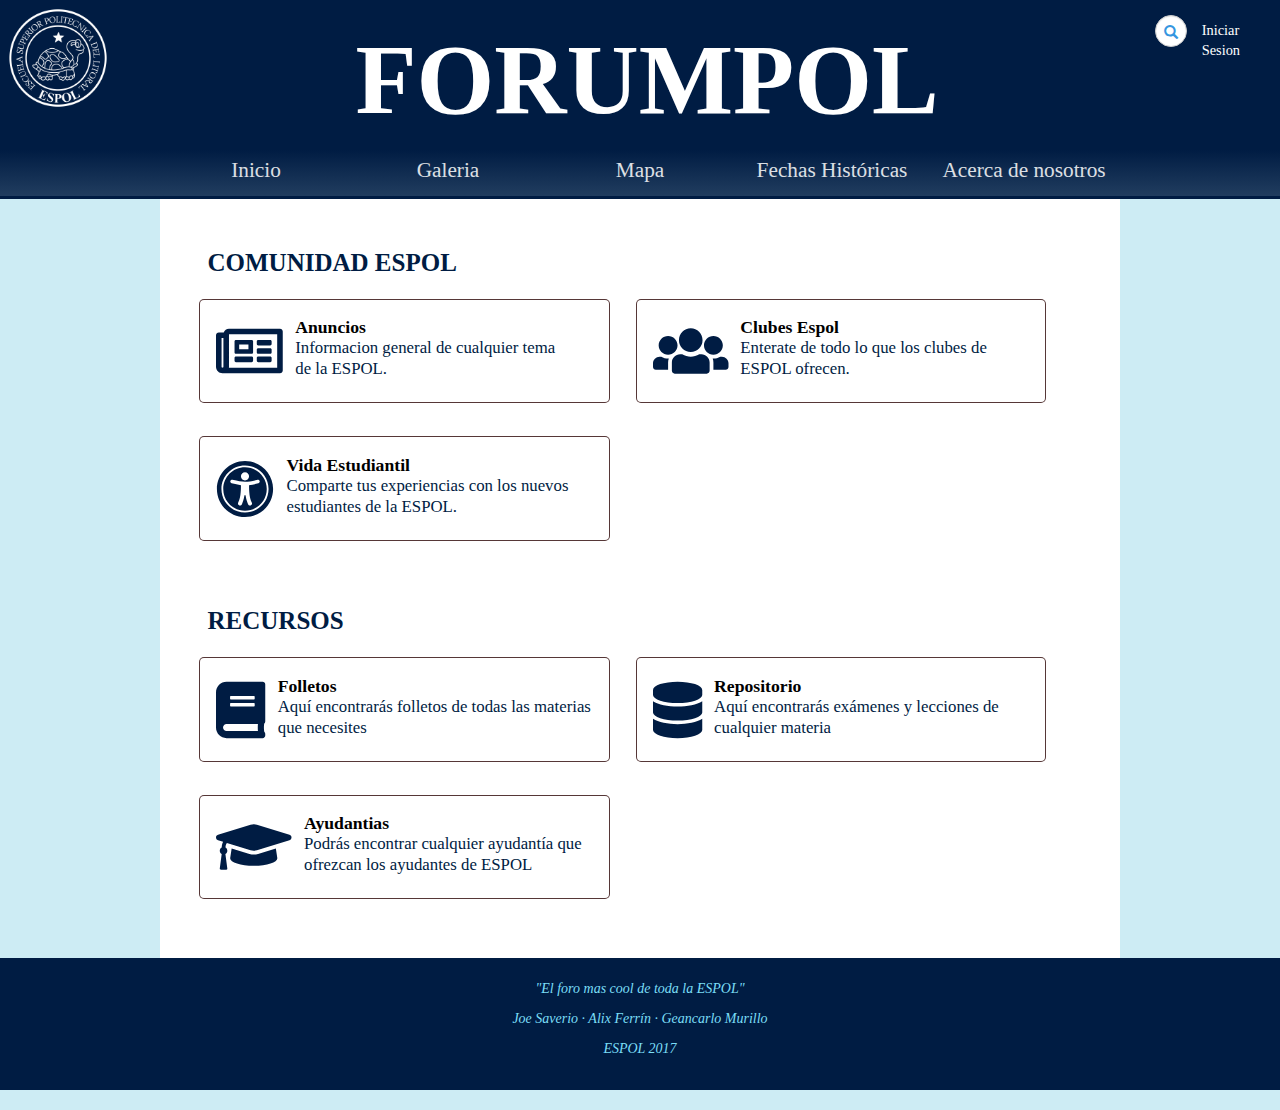
<file: index.html>
<!DOCTYPE html>
<html>
	<head>
		<title>FORUMPOL | "El foro mas cool de toda la ESPOL"</title>
		<meta charset="UTF-8">
		<meta name="viewport" content="width=device-width, initial-scale=1, maximum-scale=1">
		<meta name="description" content="Foro de temas variados de ESPOL">
		<link rel="stylesheet" type="text/css" href="css/bootstrap.css">
		<link rel="stylesheet" type="text/css" href="css/estilo.css">
		<link rel="stylesheet" type="text/css" href="css/index.css">
		<link rel="icon" href="espol.ico">﻿
	</head>
	<body>
		<div id="cabecera" class="col-12">
			<span class="logo col-1"><img class ="imagen" src="img/espol.png" alt="icono"></span>
			<h2 class = 'col-9'>FORUMPOL</h2>
			<div id="header-opts" class="col-2">
				<div id="buscar" class="col-7">
					<form action="search" class="search-form">
					    <div class="form-group has-feedback">
					        <label for="search" class="sr-only">buscar</label>
					        <input type="text" class="form-control" name="search" id="search" placeholder="Buscar...">
					        <span class="glyphicon glyphicon-search form-control-feedback"></span>
					    </div>
					</form>
				</div>
				<h4 class="col-5"><a href="#">Iniciar Sesion</a></h4>
			</div>
		</div>
		<nav id="navegation-bar" class="col-12">
			<ul id="menu">
				<li class="elemento-opcion"><a href="index.html">Inicio</a></li>
				<li class="elemento-opcion"><a href="galeria.html">Galeria</a></li>
				<li class="elemento-opcion"><a href="mapa.html">Mapa</a></li>
				<li class="elemento-opcion"><a href="fechas.html">Fechas Históricas</a></li>
				<li class="elemento-opcion"><a href="acercaDe.html">Acerca de nosotros</a></li>
			</ul>
		</nav>
		<!--NAVEGACION RESPONSIVE-->
		 <nav class="navbar navbar-default navbar-fixed-top responsive-nav">
	      <div class="container">
	        <div class="navbar-header">
	          <button type="button" class="navbar-toggle collapsed" data-toggle="collapse" data-target="#navbar" aria-expanded="false" aria-controls="navbar">
	            <span class="sr-only">Toggle navigation</span>
	            <span class="icon-bar"></span>
	            <span class="icon-bar"></span>
	            <span class="icon-bar"></span>
	          </button>
	          <a class="navbar-brand" href="#">FORUMPOL</a>
	        </div>
	        <div id="navbar" class="navbar-collapse collapse">
	          <ul class="nav navbar-nav">
	            <li><a href="index.html">Inicio</a></li>
				<li><a href="galeria.html">Galeria</a></li>
				<li><a href="mapa.html">Mapa</a></li>
				<li><a href="fechas.html">Fechas Históricas</a></li>
				<li><a href="acercaDe.html">Acerca de nosotros</a></li>
	          </ul>
	        </div><!--/.nav-collapse -->
	      </div>
	    </nav>
		<section>
			<div id="categoria" class="col-9">
				<header class="categoria-header">
					<h1 class="categoria-heading">COMUNIDAD ESPOL</h1>
				</header>
				<div class="foro">
					<a href="anuncios.html" class="foro-contenido">
						<div class="foro-details">
							<i class="far fa-newspaper fa-5x icon"></i>
							<h1 class="foro-heading">Anuncios</h1>
							<span class="foro-description">Informacion general de cualquier tema de la ESPOL.</span>
						</div>
					</a>
					<a href="#" class="foro-contenido">
						<div class="foro-details">
							<i class="fas fa-users fa-5x icon"></i>
							<h1 class="foro-heading">Clubes Espol</h1>
							<span class="foro-description">Enterate de todo lo que los clubes de ESPOL ofrecen.</span>
						</div>
					</a>
					<a href="#" class="foro-contenido">
						<div class="foro-details">
							<i class="fas fa-universal-access fa-5x icon"></i> 
							<h1 class="foro-heading">Vida Estudiantil</h1>
							<span class="foro-description">Comparte tus experiencias con los nuevos estudiantes de la ESPOL.</span>
						</div>
					</a>
				</div>
				<header class="categoria-header">
					<h1 class="categoria-heading">RECURSOS</h1>
				</header>
				<div class="foro">
					<a href="#" class="foro-contenido">
						<div class="foro-details">
							<i class="fas fa-book fa-5x icon"></i>
							<h1 class="foro-heading">Folletos</h1>
							<span class="foro-description">Aquí encontrarás folletos de todas las materias que necesites</span>
						</div>
					</a>
					<a href="#" class="foro-contenido">
						<div class="foro-details">
							<i class="fas fa-database fa-5x icon"></i>
							<h1 class="foro-heading">Repositorio</h1>
							<span class="foro-description">Aquí encontrarás exámenes y lecciones de cualquier materia</span>
						</div>
					</a>
					<a href="#" class="foro-contenido">
						<div class="foro-details">
							<i class="fas fa-graduation-cap fa-5x icon"></i>
							<h1 class="foro-heading">Ayudantias</h1>
							<span class="foro-description">Podrás encontrar cualquier ayudantía que ofrezcan los ayudantes de ESPOL</span>
						</div>
					</a>
				</div>
			</div>
		</section>
		<footer>
			<p><i>"El foro mas cool de toda la ESPOL"</i></p>
			<p><i>Joe Saverio · Alix Ferrín · Geancarlo Murillo</i></p>
			<p><i>ESPOL 2017</i></p>
		</footer>
		<script defer src="js/fontawesome-all.js"></script>
		<script src="https://ajax.googleapis.com/ajax/libs/jquery/3.2.0/jquery.min.js"></script>
		<script src="js/bootstrap.min.js"></script>
	</body>
</html>
</file>
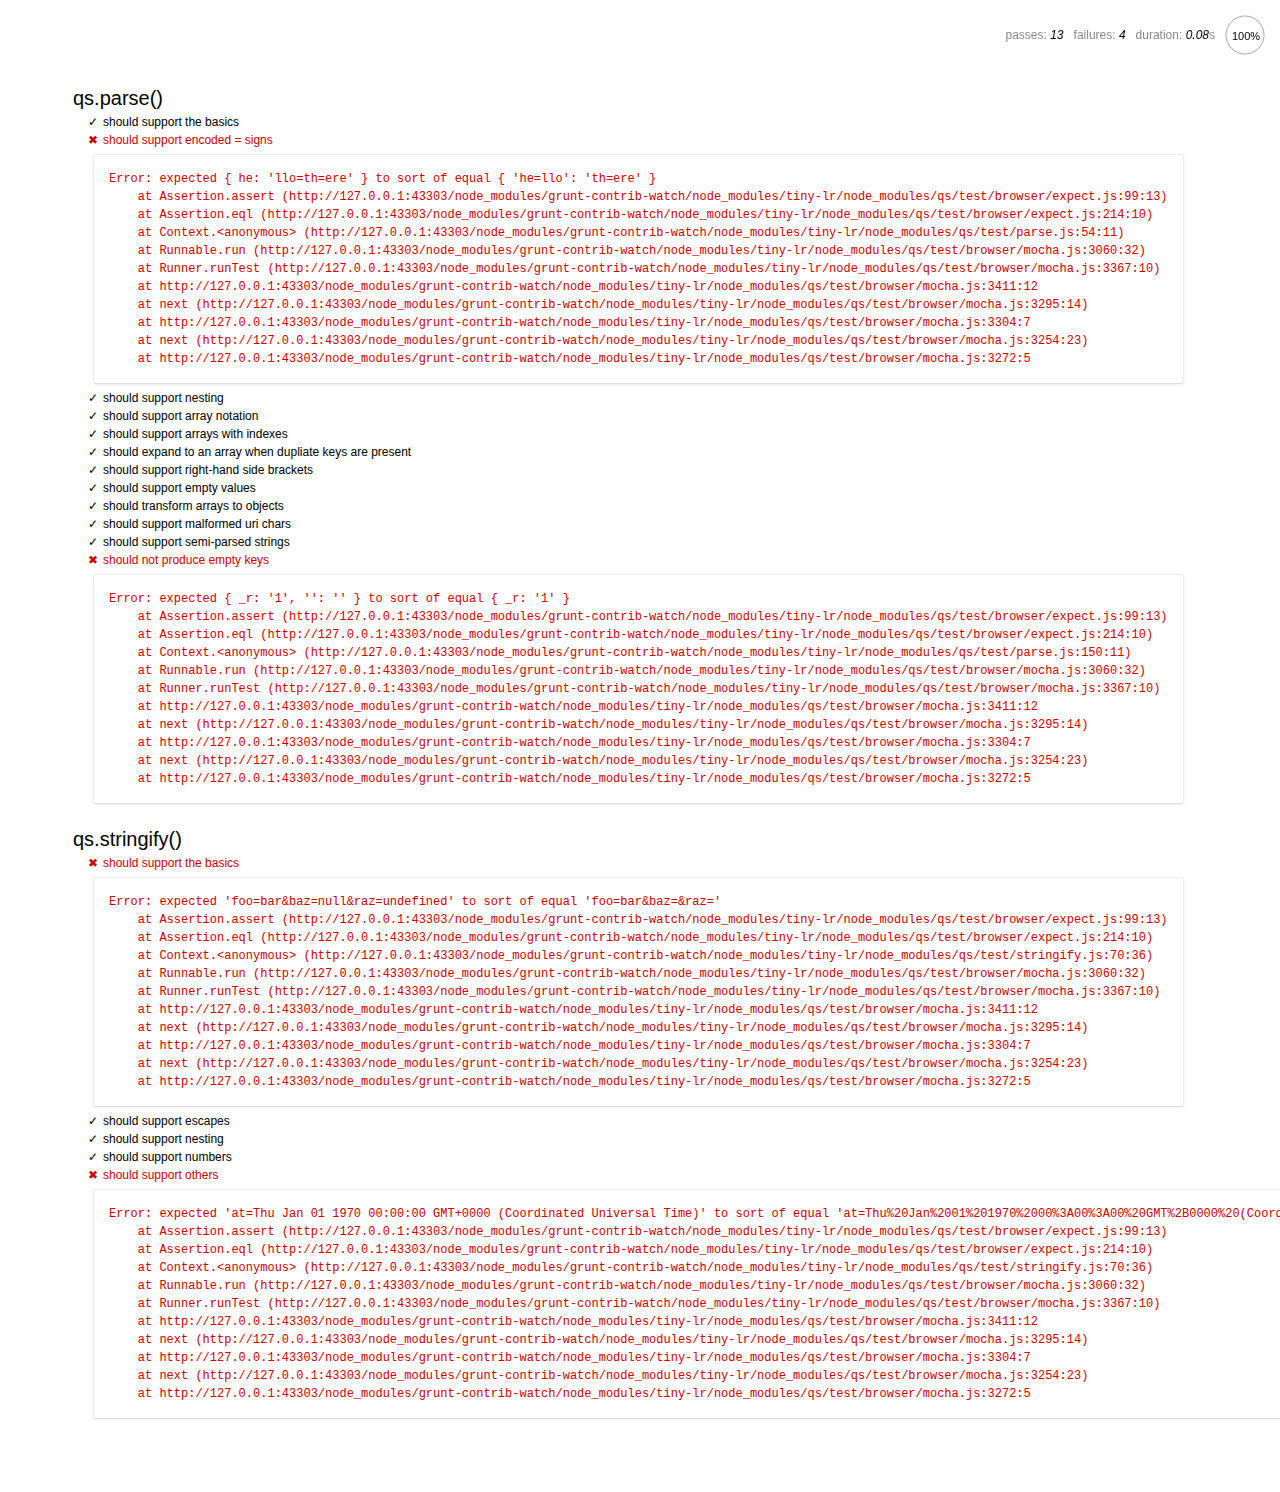
<file: node_modules/grunt-contrib-watch/node_modules/tiny-lr/node_modules/qs/test/browser/index.html>
<html>
  <head>
    <title>Mocha</title>
    <meta http-equiv="Content-Type" content="text/html; charset=UTF-8">
    <link rel="stylesheet" href="mocha.css" />
    <script src="jquery.js" type="text/javascript"></script>
    <script src="expect.js"></script>
    <script src="mocha.js"></script>
    <script>mocha.setup('bdd')</script>
    <script src="qs.js"></script>
    <script src="../parse.js"></script>
    <script src="../stringify.js"></script>
    <script>onload = mocha.run;</script>
  </head>
  <body>
    <div id="mocha"></div>
  </body>
</html>
</file>
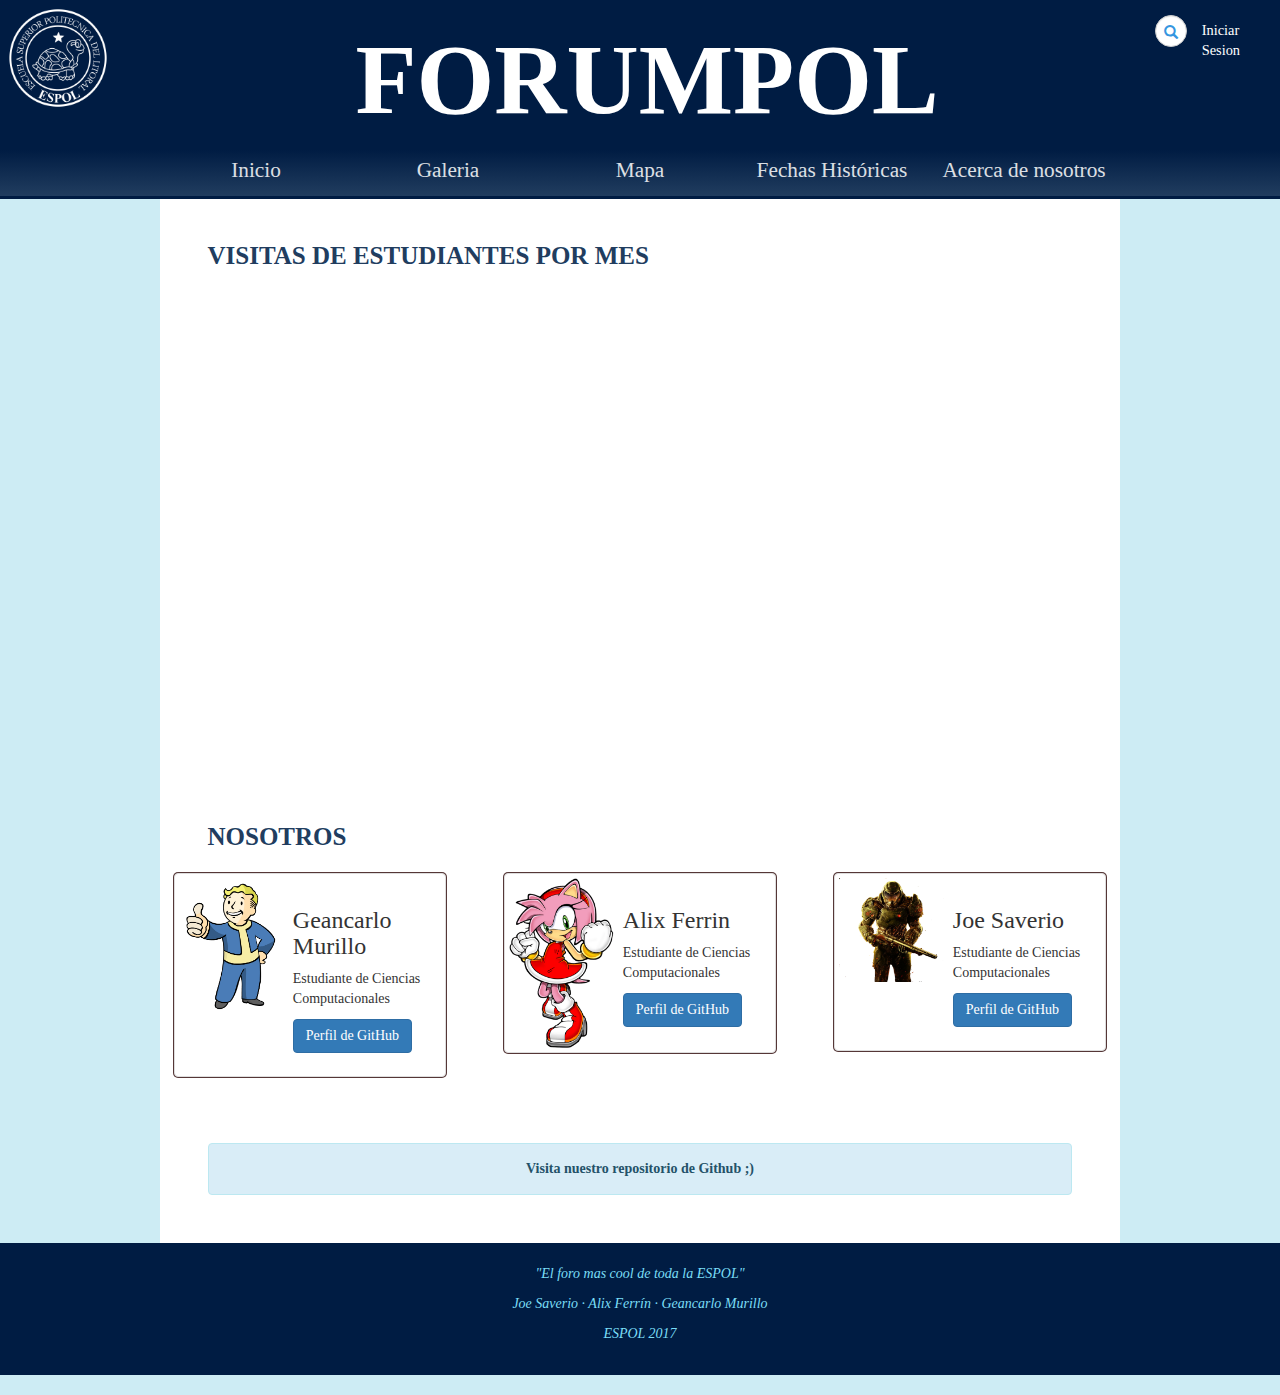
<file: acercaDe.html>
<!DOCTYPE html>
<html>
	<head>
		<title>ACERCA DE | "El foro mas cool de toda la ESPOL"</title>
		<meta charset="UTF-8">
		<meta name="viewport" content="width=device-width, initial-scale=1">
		<meta name="description" content="Acerca de los más bacanes de la ESPOL">
		<link rel="stylesheet" type="text/css" href="css/bootstrap.css">
		<link rel="stylesheet" type="text/css" href= "css/estilo.css">
		<link rel="stylesheet" type="text/css" href="css/acercaDe.css">
		<link href="espol.ico" rel = "shortcut icon">﻿		
	</head>
	<body>
		<div id="cabecera" class="col-12">
			<span class="logo col-1"><img class ="imagen" src="img/espol.png" alt="icono"></span>
			<h2 class = 'col-9'>FORUMPOL</h2>
			<div id="header-opts" class="col-2">
				<div id="buscar" class="col-7">
					<form action="search" class="search-form">
					    <div class="form-group has-feedback">
					        <label for="search" class="sr-only">buscar</label>
					        <input type="text" class="form-control" name="search" id="search" placeholder="Buscar...">
					        <span class="glyphicon glyphicon-search form-control-feedback"></span>
					    </div>
					</form>
				</div>
				<h4 class="col-5"><a href="#">Iniciar Sesion</a></h4>
			</div>
		</div>
		<nav id="navegation-bar" class="col-12">
			<ul id="menu">
				<li class="elemento-opcion"><a href="index.html">Inicio</a></li>
				<li class="elemento-opcion"><a href="galeria.html">Galeria</a></li>
				<li class="elemento-opcion"><a href="mapa.html">Mapa</a></li>
				<li class="elemento-opcion"><a href="fechas.html">Fechas Históricas</a></li>
				<li class="elemento-opcion"><a href="acercaDe.html">Acerca de nosotros</a></li>
			</ul>
		</nav>
		<!--NAVEGACION RESPONSIVE-->
         <nav class="navbar navbar-default navbar-fixed-top responsive-nav">
          <div class="container">
            <div class="navbar-header">
              <button type="button" class="navbar-toggle collapsed" data-toggle="collapse" data-target="#navbar" aria-expanded="false" aria-controls="navbar">
                <span class="sr-only">Toggle navigation</span>
                <span class="icon-bar"></span>
                <span class="icon-bar"></span>
                <span class="icon-bar"></span>
              </button>
              <a class="navbar-brand" href="#">FORUMPOL</a>
            </div>
            <div id="navbar" class="navbar-collapse collapse">
              <ul class="nav navbar-nav">
                <li><a href="index.html">Inicio</a></li>
                <li><a href="galeria.html">Galeria</a></li>
                <li><a href="mapa.html">Mapa</a></li>
                <li><a href="fechas.html">Fechas Históricas</a></li>
                <li><a href="acercaDe.html">Acerca de nosotros</a></li>
              </ul>
            </div><!--/.nav-collapse -->
          </div>
        </nav>
		<section>
			<div id="categoria" class="col-9">
				<header class="categoria-header">
					<h1 class="categoria-heading">VISITAS DE ESTUDIANTES POR MES</h1>
				</header>
				<svg width="960" height="500"></svg>
				<script src="https://d3js.org/d3.v4.min.js"></script>
				<script>
				var svg = d3.select("svg"),
				    margin = {top: 20, right: 0, bottom: 30, left: 100},
				    width = +svg.attr("width") - margin.left - margin.right,
				    height = +svg.attr("height") - margin.top - margin.bottom;

				var x = d3.scaleBand().rangeRound([0, width]).padding(0.1),
				    y = d3.scaleLinear().rangeRound([height, 0]);

				var g = svg.append("g")
				    .attr("transform", "translate(" + margin.left + "," + margin.top + ")");

				d3.tsv("data.tsv", function(d) {
				  d.frequency = +d.frequency;
				  return d;
				}, function(error, data) {
				  if (error) throw error;

				  x.domain(data.map(function(d) { return d.month; }));
				  y.domain([0, d3.max(data, function(d) { return d.frequency; })]);

				  g.append("g")
				      .attr("class", "axis axis--x")
				      .attr("transform", "translate(0," + height + ")")
				      .call(d3.axisBottom(x));

				  g.append("g")
				      .attr("class", "axis axis--y")
				      .call(d3.axisLeft(y).ticks(10, "%"))
				    .append("text")
				      .attr("transform", "rotate(-90)")
				      .attr("y", 6)
				      .attr("dy", "0.71em")
				      .attr("text-anchor", "end")
				      .text("Frequency");

				  g.selectAll(".bar")
				    .data(data)
				    .enter().append("rect")
				      .attr("class", "bar")
				      .attr("x", function(d) { return x(d.month); })
				      .attr("y", function(d) { return y(d.frequency); })
				      .attr("width", x.bandwidth())
				      .attr("height", function(d) { return height - y(d.frequency); });
				});
				</script>  			
				<header class="categoria-header">
					<h1 class="categoria-heading">NOSOTROS</h1>
				</header>					
				<div class="row">
				  <div class="col-sm-3 col-md-4">
				    <div class="thumbnail  tarjeta">
				      <img class = "card" src="img/fallout.jpg" alt="perfil-Geancarlo">
				      <div class="caption">
				        <h3>Geancarlo Murillo</h3>
				        <p>Estudiante de Ciencias Computacionales</p>
				        <p><a id="botonGeancarlo"  class="btn btn-primary" role="button">Perfil de GitHub</a></p>
				      </div>
				    </div>
				  </div>
				  <div class="col-sm-3 col-md-4">
				    <div class="thumbnail  tarjeta">
				      <img class="card" src="img/amy.png" alt="perfil-Alix">
				      <div class="caption">
				        <h3>Alix Ferrin</h3>
				        <p>Estudiante de Ciencias Computacionales</p>
				        <p><a id="botonAlix"  class="btn btn-primary" role="button">Perfil de GitHub</a></p>
				      </div>
				    </div>
				  </div>
				  <div class="col-sm-3 col-md-4">
				    <div class="thumbnail  tarjeta">
				      <img class="card" src="img/doom.png" alt="perfil-joe">
				      <div class="caption">
				        <h3>Joe Saverio</h3>
				        <p>Estudiante de Ciencias Computacionales</p>
				        <p><a id="botonJoe"  class="btn btn-primary" role="button">Perfil de GitHub</a></p>
				      </div>
				    </div>
				  </div>
				</div>
				<div id="enlace-repositorio" class="alert alert-info" role="button">
				  <a class="alert-link">Visita nuestro repositorio de Github ;)</a>
				</div>
			</div>
		</section>
		<footer>
			<p><i>"El foro mas cool de toda la ESPOL"</i></p>
			<p><i>Joe Saverio · Alix Ferrín · Geancarlo Murillo</i></p>
			<p><i>ESPOL 2017</i></p>
		</footer>
		<script src="https://ajax.googleapis.com/ajax/libs/jquery/3.2.0/jquery.min.js"></script>
		<script src="js/bootstrap.min.js"></script>
		<script src="js/acercaDe.js"></script>
	</body>
</html>
</file>
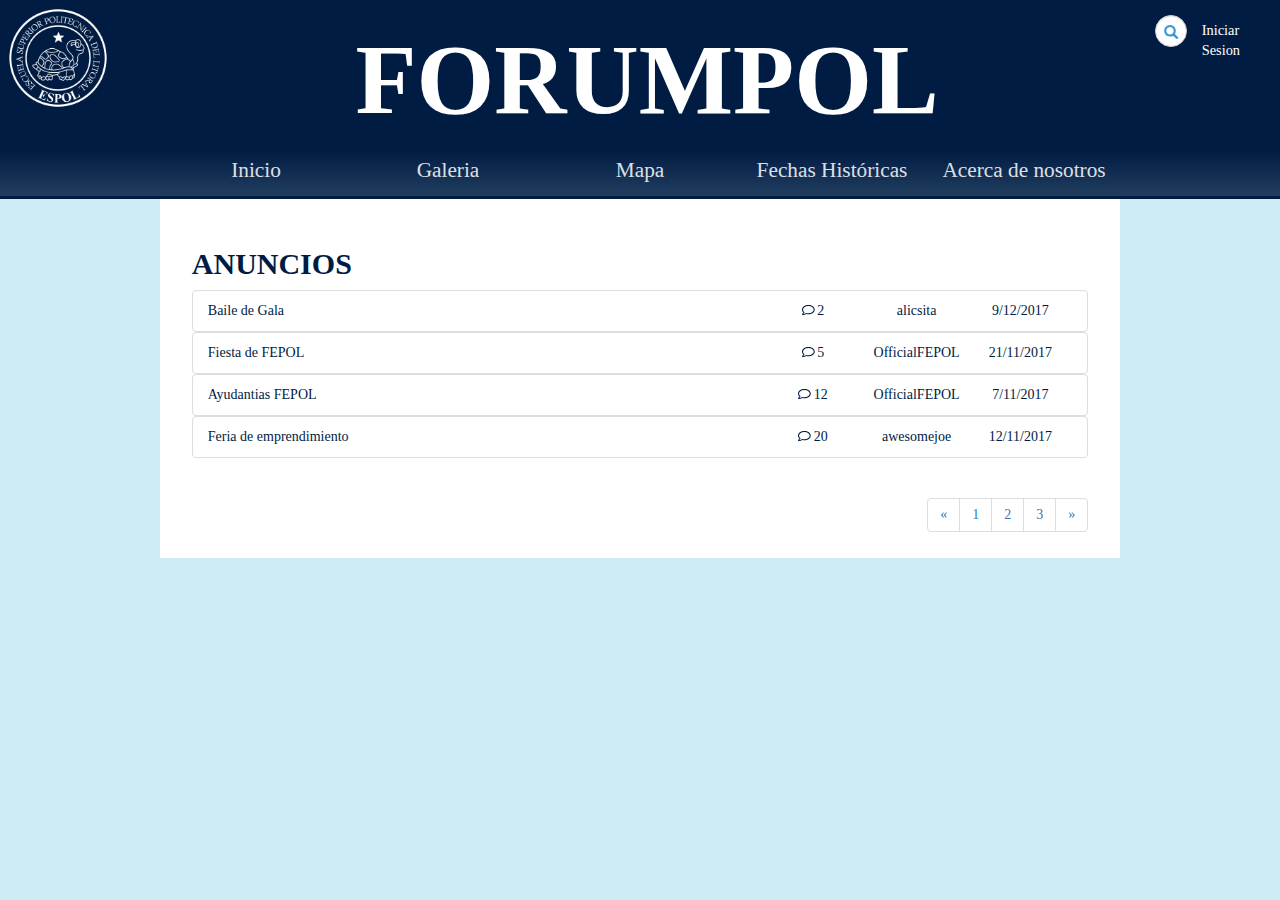
<file: anuncios.html>
<!DOCTYPE html>
<html>
	<head>
		<title>FORUMPOL | "El foro mas cool de toda la ESPOL"</title>
		<meta charset="UTF-8">
		<meta name="viewport" content="width=device-width, initial-scale=1, maximum-scale=1">
		<meta name="description" content="Anuncios de la ESPOL">
		<link rel="stylesheet" href="css/bootstrap.css">
		<link rel="stylesheet" href= "css/estilo.css"/>	
		<link rel="stylesheet" href= "css/anuncios.css"/>
		<link href="espol.ico" rel = "shortcut icon"/>﻿
		<script defer src="js/fontawesome-all.js"></script>
	</head>
	<body>
		<div id="cabecera" class="col-12">
			<span class="logo col-1"><img class ="imagen" src="img/espol.png" alt="icono"></span>
			<h2 class = 'col-9'>FORUMPOL</h2>
			<div id="header-opts" class="col-2">
				<div id="buscar" class="col-7">
					<form action="search" class="search-form">
					    <div class="form-group has-feedback">
					        <label for="search" class="sr-only">buscar</label>
					        <input type="text" class="form-control" name="search" id="search" placeholder="Buscar...">
					        <span class="glyphicon glyphicon-search form-control-feedback"></span>
					    </div>
					</form>
				</div>
				<h4 class="col-5"><a href="#">Iniciar Sesion</a></h4>
			</div>
		</div>
		<nav id="navegation-bar" class="col-12">
			<ul id="menu">
				<li class="elemento-opcion"><a href="index.html">Inicio</a></li>
				<li class="elemento-opcion"><a href="galeria.html">Galeria</a></li>
				<li class="elemento-opcion"><a href="mapa.html">Mapa</a></li>
				<li class="elemento-opcion"><a href="fechas.html">Fechas Históricas</a></li>
				<li class="elemento-opcion"><a href="acercaDe.html">Acerca de nosotros</a></li>
			</ul>
		</nav>
		<!--NAVEGACION RESPONSIVE-->
         <nav class="navbar navbar-default navbar-fixed-top responsive-nav">
          <div class="container">
            <div class="navbar-header">
              <button type="button" class="navbar-toggle collapsed" data-toggle="collapse" data-target="#navbar" aria-expanded="false" aria-controls="navbar">
                <span class="sr-only">Toggle navigation</span>
                <span class="icon-bar"></span>
                <span class="icon-bar"></span>
                <span class="icon-bar"></span>
              </button>
              <a class="navbar-brand" href="#">FORUMPOL</a>
            </div>
            <div id="navbar" class="navbar-collapse collapse">
              <ul class="nav navbar-nav">
                <li><a href="index.html">Inicio</a></li>
                <li><a href="galeria.html">Galeria</a></li>
                <li><a href="mapa.html">Mapa</a></li>
                <li><a href="fechas.html">Fechas Históricas</a></li>
                <li><a href="acercaDe.html">Acerca de nosotros</a></li>
              </ul>
            </div><!--/.nav-collapse -->
          </div>
        </nav>

		<section>
			<div id="categoria" class="col-9">
				<div class="container anuncios">
					<h2><b>ANUNCIOS</b></h2>
					<ul class="list-group">
						
					</ul>
					<nav id="paginas">
						<ul class="pagination">
							<li><a href="#" aria-label="Previous"><span>&laquo;</span></a></li>
							<li><a href="#">1</a></li>
							<li><a href="#">2</a></li>
							<li><a href="#">3</a></li>
							<li><a href="#" aria-label="Next"><span>&raquo;</span></a></li>
						</ul>
					</nav>
				</div>
			</div>
		</section>
		<script src="https://ajax.googleapis.com/ajax/libs/jquery/3.2.0/jquery.min.js"></script>
		<script src="js/bootstrap.min.js"></script>
		<script src="js/carga_posts.js"></script>
	</body>
</html>
</file>
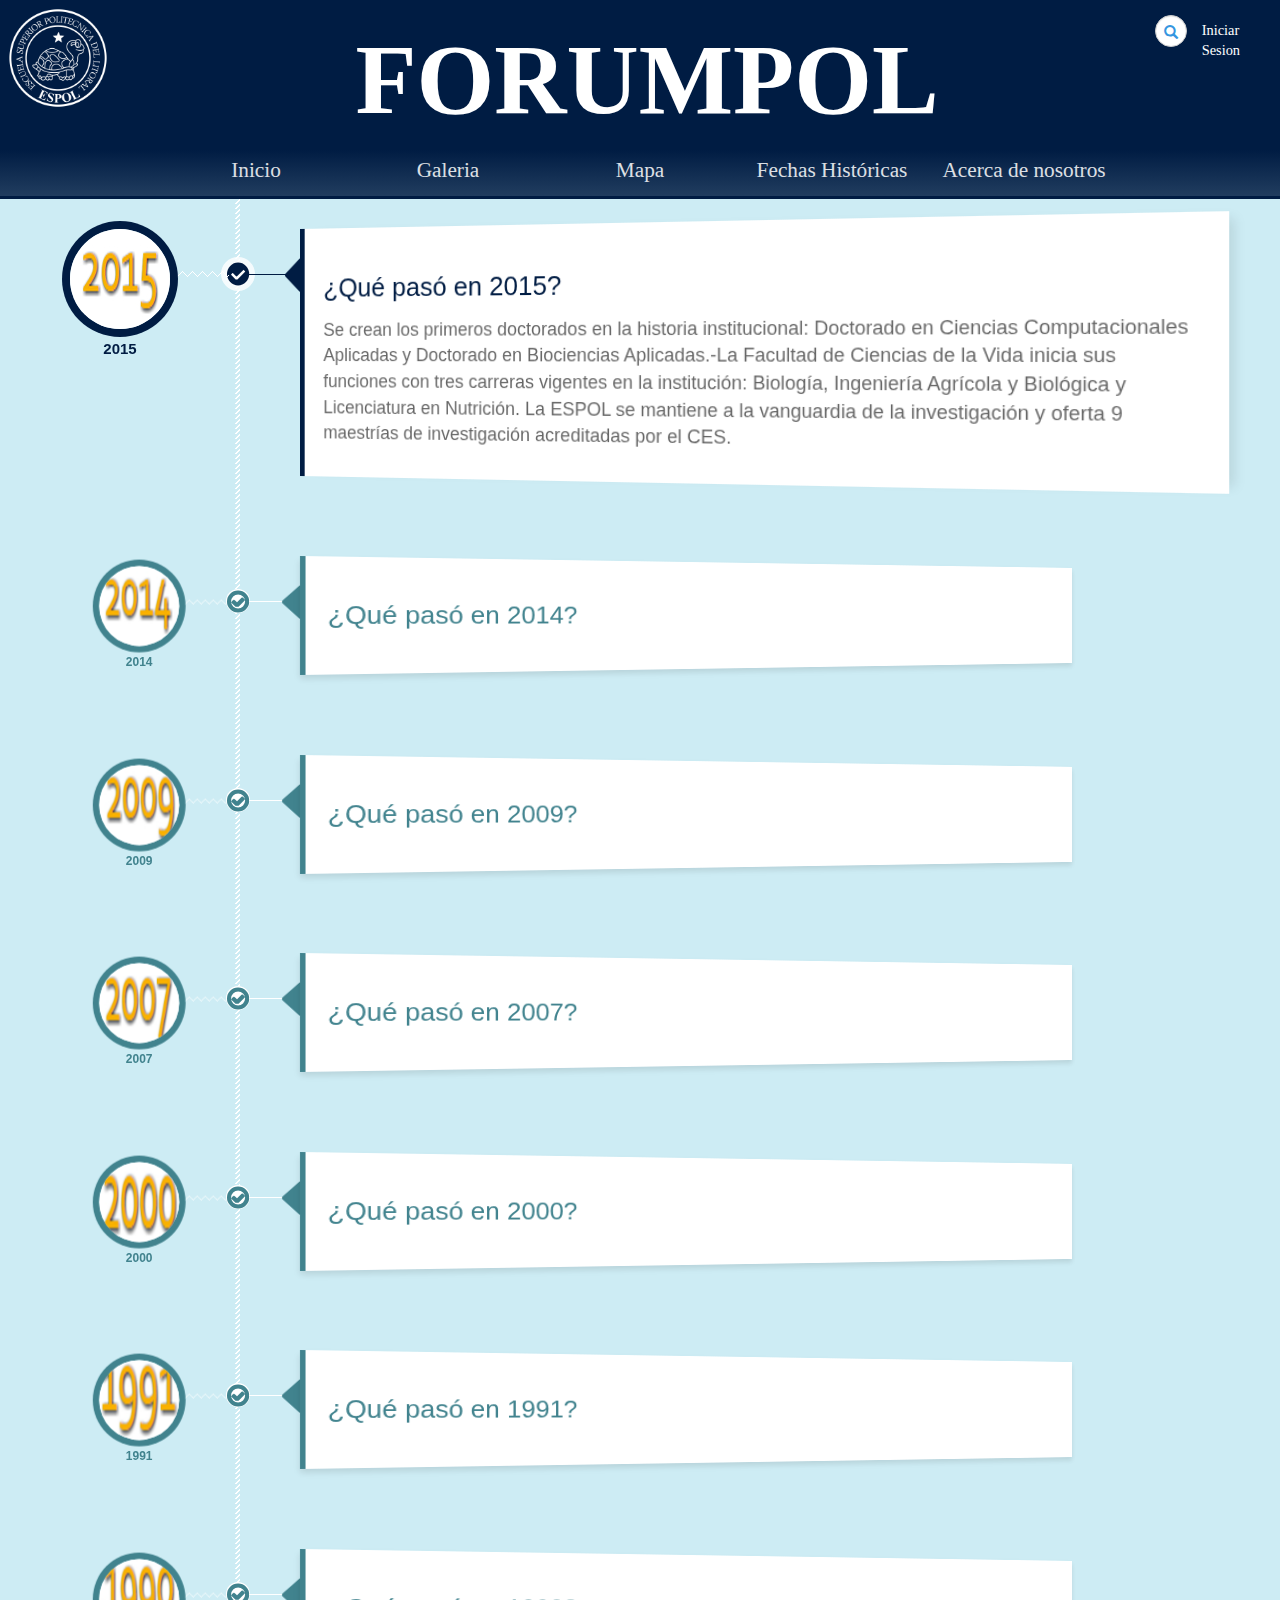
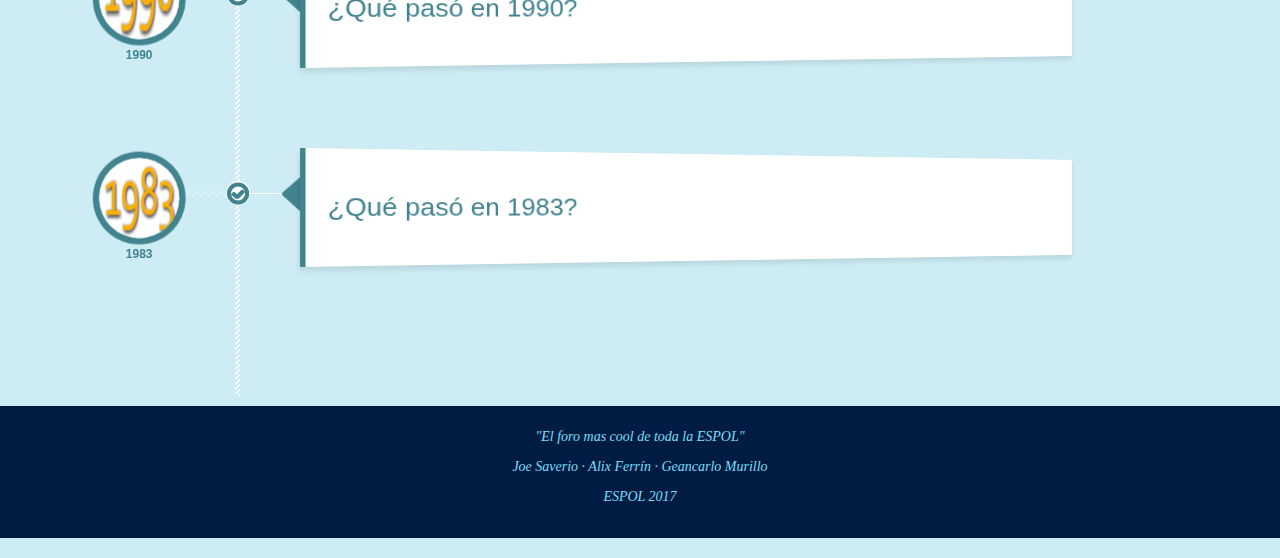
<file: fechas.html>
<!DOCTYPE html>
<html>
	<head>
		<title>FECHAS | "El foro mas cool de toda la ESPOL"</title>
		<meta charset="UTF-8">
		<meta http-equiv="X-UA-Compatible" content="IE=edge"> 
		<meta name="viewport" content="width=device-width, initial-scale=1.0">
		<meta name="description" content="Timeline de la ESPOL"> 		
		<link rel="stylesheet" type="text/css" href="css/bootstrap.css">
		<link rel="stylesheet" type="text/css" href="css/estilo.css" />	
		<link rel="stylesheet" type="text/css" href="css/timeline.css" />
		<link href="espol.ico" rel = "shortcut icon"/>﻿	
		<script src="js/modernizr.custom.63321.js"></script>	
		<script src="js/fechas.js"></script>	
	</head>
	<body>
		<div id="cabecera" class="col-12">
			<span class="logo col-1"><img class ="imagen" src="img/espol.png" alt="icono"></span>
			<h2 class = 'col-9'>FORUMPOL</h2>
			<div id="header-opts" class="col-2">
				<div id="buscar" class="col-7">
					<form action="search" class="search-form">
					    <div class="form-group has-feedback">
					        <label for="search" class="sr-only">buscar</label>
					        <input type="text" class="form-control" name="search" id="search" placeholder="Buscar...">
					        <span class="glyphicon glyphicon-search form-control-feedback"></span>
					    </div>
					</form>
				</div>
				<h4 class="col-5"><a href="#">Iniciar Sesion</a></h4>
			</div>
		</div>
		<nav id="navegation-bar" class="col-12">
			<ul id="menu">
				<li class="elemento-opcion"><a href="index.html">Inicio</a></li>
				<li class="elemento-opcion"><a href="galeria.html">Galeria</a></li>
				<li class="elemento-opcion"><a href="mapa.html">Mapa</a></li>
				<li class="elemento-opcion"><a href="fechas.html">Fechas Históricas</a></li>
				<li class="elemento-opcion"><a href="acercaDe.html">Acerca de nosotros</a></li>
			</ul>
		</nav>
		<!--NAVEGACION RESPONSIVE-->
		 <nav class="navbar navbar-default navbar-fixed-top responsive-nav">
	      <div class="container">
	        <div class="navbar-header">
	          <button type="button" class="navbar-toggle collapsed" data-toggle="collapse" data-target="#navbar" aria-expanded="false" aria-controls="navbar">
	            <span class="sr-only">Toggle navigation</span>
	            <span class="icon-bar"></span>
	            <span class="icon-bar"></span>
	            <span class="icon-bar"></span>
	          </button>
	          <a class="navbar-brand" href="#">FORUMPOL</a>
	        </div>
	        <div id="navbar" class="navbar-collapse collapse">
	          <ul class="nav navbar-nav">
	            <li><a href="index.html">Inicio</a></li>
				<li><a href="galeria.html">Galeria</a></li>
				<li><a href="mapa.html">Mapa</a></li>
				<li><a href="fechas.html">Fechas Históricas</a></li>
				<li><a href="acercaDe.html">Acerca de nosotros</a></li>
	          </ul>
	        </div><!--/.nav-collapse -->
	      </div>
	    </nav>

		<div class="container">		
			<section class="main">
				<ul class="timeline">
					<li class="event">
						<input type="radio" name="tl-group" checked/>
						<label></label>
						<div class="thumb user-1"><span>2015</span></div>
						<div class="content-perspective">
							<div class="content">
								<div class="content-inner">
									<h3>¿Qué pasó en 2015?</h3>
									<p>Se crean los primeros doctorados en la historia institucional: Doctorado en Ciencias Computacionales Aplicadas y Doctorado en Biociencias Aplicadas.-La Facultad de Ciencias de la Vida inicia sus funciones con tres carreras vigentes en la institución: Biología, Ingeniería Agrícola y Biológica y Licenciatura en Nutrición. La ESPOL se mantiene a la vanguardia de la investigación y oferta 9 maestrías de investigación acreditadas por el CES.</p>
								</div>
							</div>
						</div>
					</li>
					<li class="event">
						<input type="radio" name="tl-group"/>
						<label></label>
						<div class="thumb user-2"><span>2014</span></div>
						<div class="content-perspective">
							<div class="content">
								<div class="content-inner">
									<h3>¿Qué pasó en 2014?</h3>
									<p>El CEAACES nos ratifica en  categoría A luego del proceso nacional de evaluación universitaria.- Somos la única IES pública en Latinoamérica con acreditación internacional, pues las carreras de Ingeniería en Ciencias Computacionales e Ingeniería Mecánica fueron acreditadas por ABET. - Nuestra Escuela de Negocios ESPAE obtuvo la acreditación internacional AACSB.</p>
								</div>
							</div>
						</div>
					</li>
					<li class="event">
						<input type="radio" name="tl-group"/>
						<label></label>
						<div class="thumb user-3"><span>2009</span></div>
						<div class="content-perspective">
							<div class="content">
								<div class="content-inner">
									<h3>¿Qué pasó en 2009?</h3>
									<p>La Escuela Superior Politécnica del Litoral es reconocida por el CONEA como una universidad Categoría A, según el Informe de Evaluación de Desempeño de las Instituciones de Educación Superior presentado a la Asamblea Nacional.</p>
								</div>
							</div>
						</div>
					</li>
					<li class="event">
						<input type="radio" name="tl-group"/>
						<label></label>
						<div class="thumb user-4"><span>2007</span></div>
						<div class="content-perspective">
							<div class="content">
								<div class="content-inner">
									<h3>¿Qué pasó en 2007?</h3>
									<p>ESPOL obtiene la Acreditación Institucional a la Calidad por parte del CONEA, un logro considerable que incluyó el proceso de autoevaluación y evaluación externa donde se analizaron las funciones de docencia, investigación, vinculación con la colectividad y gestión administrativa.</p>
								</div>
							</div>
						</div>
					</li>
					<li class="event">
						<input type="radio" name="tl-group"/>
						<label></label>
						<div class="thumb user-5"><span>2000</span></div>
						<div class="content-perspective">
							<div class="content">
								<div class="content-inner">
									<h3>¿Qué pasó en 2000?</h3>
									<p>El Programa VLIR-ESPOL contribuyó de manera significativa al fortalecimiento de la investigación en la ESPOL y a la formación de 16 profesionales con el grado de Ph.D., quienes desarrollaron programas doctorales en las universidades flamencas de Bélgica. El proyecto se extendió en una segunda fase hasta el año 2008. </p>
								</div>
							</div>
						</div>
					</li>
					<li class="event">
						<input type="radio" name="tl-group"/>
						<label></label>
						<div class="thumb user-6"><span>1991</span></div>
						<div class="content-perspective">
							<div class="content">
								<div class="content-inner">
									<h3>¿Qué pasó en 1991?</h3>
									<p>Se inauguró el Campus Politécnico Gustavo Galindo Velasco, en la Prosperina, un ambiente de estudio acogedor y en contacto con la naturaleza. Este campus es el resultado de un Plan de desarrollo, apoyado por todos los gobiernos desde 1979 y que fue financiado mediante un préstamo del BID. En la fotografía, una toma del Edificio del Rectorado.</p>
								</div>
							</div>
						</div>
					</li>
					<li class="event">
						<input type="radio" name="tl-group"/>
						<label></label>
						<div class="thumb user-7"><span>1990</span></div>
						<div class="content-perspective">
							<div class="content">
								<div class="content-inner">
									<h3>¿Qué pasó en 1990?</h3>
									<p>Se inauguró formalmente el Centro Nacional de Acuicultura e Investigaciones Marinas, CENAIM-ESPOL, pilar fundamental para la sustentabilidad de la actividad camaronera al constituirse en el único centro de investigación en Biotecnología del camarón de cultivo y otras especies acuícolas del Ecuador. Las investigaciones aplicadas del CENAIM resolvieron el problema de “la mancha blanca” en el país.</p>
								</div>
							</div>
						</div>
					</li>
					<li class="event">
						<input type="radio" name="tl-group"/>
						<label></label>
						<div class="thumb user-8"><span>1983</span></div>
						<div class="content-perspective">
							<div class="content">
								<div class="content-inner">
									<h3>¿Qué pasó en 1983?</h3>
									<p>El esfuerzo institucional se centró en ejecutar el Plan de Desarrollo BID ESPOL II, el mismo que permitió ampliar las carreras de Ingeniería Eléctrica, crear cursos de posgrado, mejorar la calidad de la docencia, promover y apoyar las actividades de investigación, desarrollar programas de apoyo dirigidos al sector productivo. En la fotografía, el rector Walter Valdano durante la presentación de la maqueta del Campus Prosperina.</p>
								</div>
							</div>
						</div>
					</li>
					
				</ul>
			</section>
		</div><!-- /container -->	
		<footer>
			<p><i>"El foro mas cool de toda la ESPOL"</i></p>
			<p><i>Joe Saverio · Alix Ferrín · Geancarlo Murillo</i></p>
			<p><i>ESPOL 2017</i></p>
		</footer>		
		<script src="https://ajax.googleapis.com/ajax/libs/jquery/3.2.0/jquery.min.js"></script>
		<script src="js/bootstrap.min.js"></script>	
	</body>
</html>
</file>
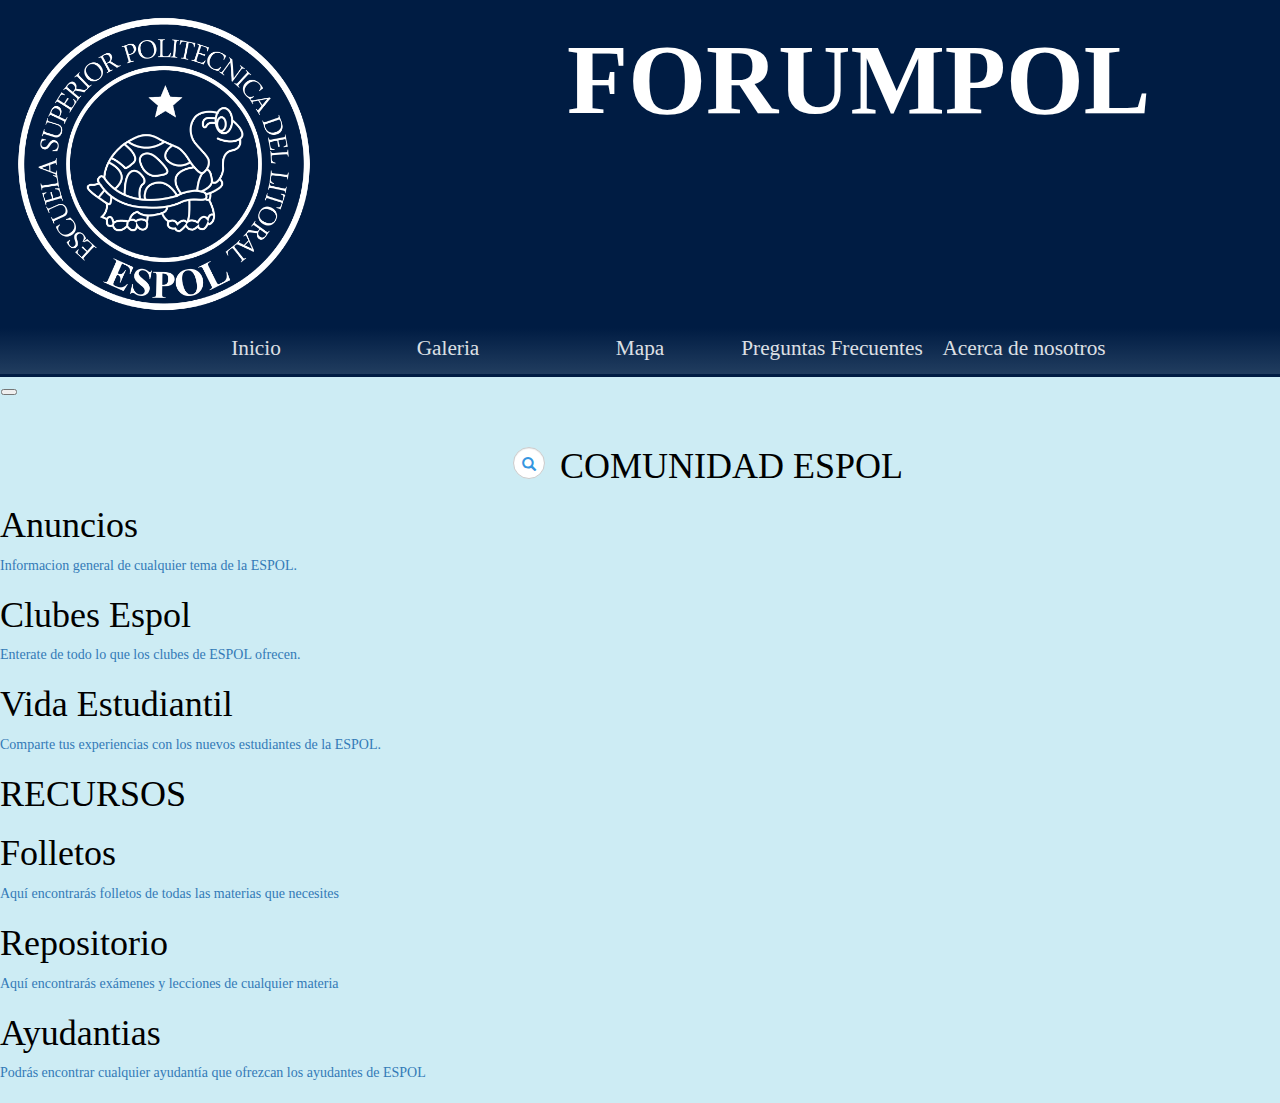
<file: forumpol.html>
<!DOCTYPE html>
<html>
	<head>
		<title>FORUMPOL | "El foro mas cool de toda la ESPOL"</title>
		<meta charset="UTF-8">
		<link rel="stylesheet" href="css/bootstrap.css">
		<meta name="viewport" content="width=device-width, initial-scale=1">
		<meta name="description" content="Foro de temas variados de ESPOL">
		<link rel="stylesheet" href= "css/estilo.css" />
		<link href="espol.ico" rel = "shortcut icon"/>﻿		

	</head>
	<body>
		<div id="cabecera" class="col-12">
			<span class="logo col-3"><img class ="imagen" src="img/espol.png" alt="icono"></span>
			<h2 class = 'col-9'>FORUMPOL</h2>		
		</div>
		<nav id="navegation-bar" class="col-12">
			<ul id="menu">
				<li class="elemento-opcion"><a href="forumpol.html">Inicio</a></li>
				<li class="elemento-opcion"><a href="galeria.html">Galeria</a></li>
				<li class="elemento-opcion"><a href="mapa.html">Mapa</a></li>
				<li class="elemento-opcion"><a href="#">Preguntas Frecuentes</a></li>
				<li class="elemento-opcion"><a href="#">Acerca de nosotros</a></li>
			</ul>
		</nav>
    </div>
		<!--NAVEGACION RESPONSIVE-->
		<div class="pos-f-t responsive-nav">
		  <div class="collapse" id="navbarToggleExternalContent">
		    <div class="p-4 menu">
		      <ul class="navbar-nav">
			      <li class="nav-item active">
			        <a class="nav-link" href="forumpol.html">Inicio<span class="sr-only">(current)</span></a>
			      </li>
			      <li class="nav-item">
			        <a class="nav-link" href="galeria.html">Galeria</a>
			      </li>
			      <li class="nav-item">
			        <a class="nav-link" href="mapa.html">Mapa</a>
			      </li>
			      <li class="nav-item">
			        <a class="nav-link" href="#">Preguntas</a>
			      </li>
			      <li class="nav-item">
			        <a class="nav-link" href="#">Nosotros</a>
			      </li>
			   </ul>
		    </div>
		  </div>
		  <nav class="navbar navbar-light navbar-background">
		    <button class="navbar-toggler" type="button" data-toggle="collapse" data-target="#navbarToggleExternalContent" aria-controls="navbarToggleExternalContent" aria-expanded="false" aria-label="Toggle navigation">
		      <span class="navbar-toggler-icon"></span>
		    </button>
		  </nav>
		</div>

		<section>
			<div id="categoria" class="col-9">
				<header class="categoria-header">
					<h1 class="categoria-heading">COMUNIDAD ESPOL
				        <div id="search" class="col-md-4 col-md-offset-3">
				            <form action="" class="search-form">
				                <div class="form-group has-feedback">
				            		<label for="search" class="sr-only">Search</label>
				            		<input type="text" class="form-control" name="search" id="search" placeholder="search">
				              		<span class="glyphicon glyphicon-search form-control-feedback"></span>
				            	</div>
				            </form>
				        </div>
					</h1>
				</header>
				<div class="foro">
					<a href="anuncios.html" class="foro-contenido">
						<div class="foro-details">
							<h1 class="foro-heading">Anuncios</h1>
							<span class="foro-description">Informacion general de cualquier tema de la ESPOL.</span>
						</div>
					</a>
					<a href="#" class="foro-contenido">
						<div class="foro-details">
							<h1 class="foro-heading">Clubes Espol</h1>
								<span class="foro-description">Enterate de todo lo que los clubes de ESPOL ofrecen.</span>
						</div>
					</a>
					<a href="#" class="foro-contenido">
						<div class="foro-details">
							<h1 class="foro-heading">Vida Estudiantil</h1>
								<span class="foro-description">Comparte tus experiencias con los nuevos estudiantes de la ESPOL.</span>
						</div>
					</a>
				</div>
				<header class="categoria-header">
					<h1 class="categoria-heading">RECURSOS</h1>
				</header>
				<div class="foro">
					<a href="#" class="foro-contenido">
						<div class="foro-details">
							<h1 class="foro-heading">Folletos</h1>
							<span class="foro-description">Aquí encontrarás folletos de todas las materias que necesites</span>
						</div>
					</a>
					<a href="#" class="foro-contenido">
						<div class="foro-details">
							<h1 class="foro-heading">Repositorio</h1>
								<span class="foro-description">Aquí encontrarás exámenes y lecciones de cualquier materia</span>
						</div>
					</a>
					<a href="#" class="foro-contenido">
						<div class="foro-details">
							<h1 class="foro-heading">Ayudantias</h1>
								<span class="foro-description">Podrás encontrar cualquier ayudantía que ofrezcan los ayudantes de ESPOL</span>
						</div>
					</a>
				</div>
			</div>
		</section>
		<script src="https://ajax.googleapis.com/ajax/libs/jquery/3.2.0/jquery.min.js"></script>
		<script src="js/bootstrap.min.js"></script>
	</body>
</html>
</file>
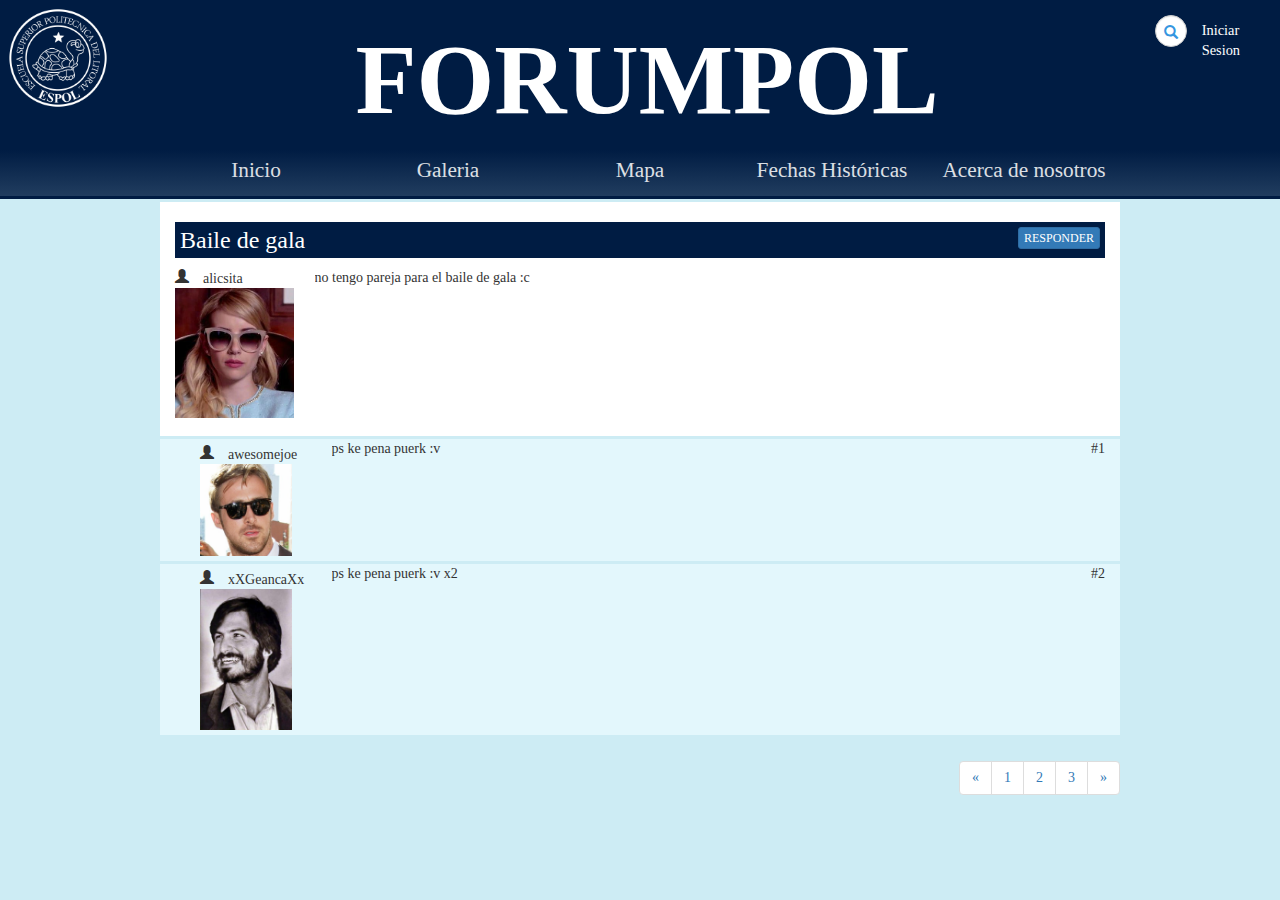
<file: hilo.html>
<!DOCTYPE html>
<html>
	<head>
		<title>FORUMPOL | "El foro mas cool de toda la ESPOL"</title>
		<meta charset="UTF-8">
		<meta name="viewport" content="width=device-width, initial-scale=1, maximum-scale=1">
		<meta name="description" content="Hilo">
		<link rel="stylesheet" type="text/css" href="css/bootstrap.css">
		<link rel="stylesheet" type="text/css" href= "css/estilo.css" />
		<link rel="stylesheet" type="text/css" href="css/hilo.css">
		<link href="espol.ico" rel = "shortcut icon"/>﻿
	</head>
	<body>
		<div id="cabecera" class="col-12">
			<span class="logo col-1"><img class ="imagen" src="img/espol.png" alt="icono"></span>
			<h2 class = 'col-9'>FORUMPOL</h2>
			<div id="header-opts" class="col-2">
				<div id="buscar" class="col-7">
					<form action="search" class="search-form">
					    <div class="form-group has-feedback">
					        <label for="search" class="sr-only">buscar</label>
					        <input type="text" class="form-control" name="search" id="search" placeholder="Buscar...">
					        <span class="glyphicon glyphicon-search form-control-feedback"></span>
					    </div>
					</form>
				</div>
				<h4 class="col-5"><a href="#">Iniciar Sesion</a></h4>
			</div>
		</div>
		<nav id="navegation-bar" class="col-12">
			<ul id="menu">
				<li class="elemento-opcion"><a href="index.html">Inicio</a></li>
				<li class="elemento-opcion"><a href="galeria.html">Galeria</a></li>
				<li class="elemento-opcion"><a href="mapa.html">Mapa</a></li>
				<li class="elemento-opcion"><a href="fechas.html">Fechas Históricas</a></li>
				<li class="elemento-opcion"><a href="acercaDe.html">Acerca de nosotros</a></li>
			</ul>
		</nav>
		<!--NAVEGACION RESPONSIVE-->
         <nav class="navbar navbar-default navbar-fixed-top responsive-nav">
          <div class="container">
            <div class="navbar-header">
              <button type="button" class="navbar-toggle collapsed" data-toggle="collapse" data-target="#navbar" aria-expanded="false" aria-controls="navbar">
                <span class="sr-only">Toggle navigation</span>
                <span class="icon-bar"></span>
                <span class="icon-bar"></span>
                <span class="icon-bar"></span>
              </button>
              <a class="navbar-brand" href="#">FORUMPOL</a>
            </div>
            <div id="navbar" class="navbar-collapse collapse">
              <ul class="nav navbar-nav">
                <li><a href="index.html">Inicio</a></li>
                <li><a href="galeria.html">Galeria</a></li>
                <li><a href="mapa.html">Mapa</a></li>
                <li><a href="fechas.html">Fechas Históricas</a></li>
                <li><a href="acercaDe.html">Acerca de nosotros</a></li>
              </ul>
            </div><!--/.nav-collapse -->
          </div>
        </nav>
		<!-- HILO -->
		<div id="hilo" class="col-9">
			<div id="op-post" class="container-fluid">
				<h3 class="post-topic">Baile de gala<button class="btn btn-primary btn-xs pull-right resp-btn">RESPONDER</button></h3>
				<div id="op">
					<div class="poster">
						<div class="poster-info">
							<span class="glyphicon glyphicon-user"> alicsita</span>
							<img src="img/alics.png" alt="alicsita">
						</div>
					</div>
					<div class="post-area">
						<p>no tengo pareja para el baile de gala :c</p>
					</div>
				</div>
			</div>
			<div class="container-fluid rep">
				<div class="poster">
					<div class="poster-info">
						<span class="glyphicon glyphicon-user"> awesomejoe</span>
						<img src="img/joe.jpg" alt="awesomejoe">
					</div>
				</div>
				<div class="post-area">
					<p>ps ke pena puerk :v</p>
				</div>
				<div class="post-num">
					<p>#1</p>
				</div>
			</div>
			<div class="container-fluid rep">
				<div class="poster">
					<div class="poster-info">
						<span class="glyphicon glyphicon-user"> xXGeancaXx</span>
						<img src="img/geanca.jpg" alt="xXGeancaXx">
					</div>
				</div>
				<div class="post-area">
					<p>ps ke pena puerk :v x2</p>
				</div>
				<div class="post-num">
					<p>#2</p>
				</div>
			</div>
		</div>
		<div id="hilo-footer" class="col-9">
			<div class="container-fluid rep-container">
				<div id="resp-box" class="form-group">
					<h3>Escribe tu respuesta: </h3>
					<textarea class="form-control resp-text" rows="5"></textarea>
					<button type="submit" class="btn btn-default btn-reply">Enviar</button>
				</div>
			</div>
			<nav id="paginas">
				<ul class="pagination">
					<li><a href="#" aria-label="Previous"><span>&laquo;</span></a></li>
					<li><a href="#">1</a></li>
					<li><a href="#">2</a></li>
					<li><a href="#">3</a></li>
					<li><a href="#" aria-label="Next"><span>&raquo;</span></a></li>
				</ul>
			</nav>
		</div>
		<script src="https://ajax.googleapis.com/ajax/libs/jquery/3.2.0/jquery.min.js"></script>
		<script src="js/bootstrap.min.js"></script>	
		<script src="js/resp.js"></script>
	</body>
</html>
</file>
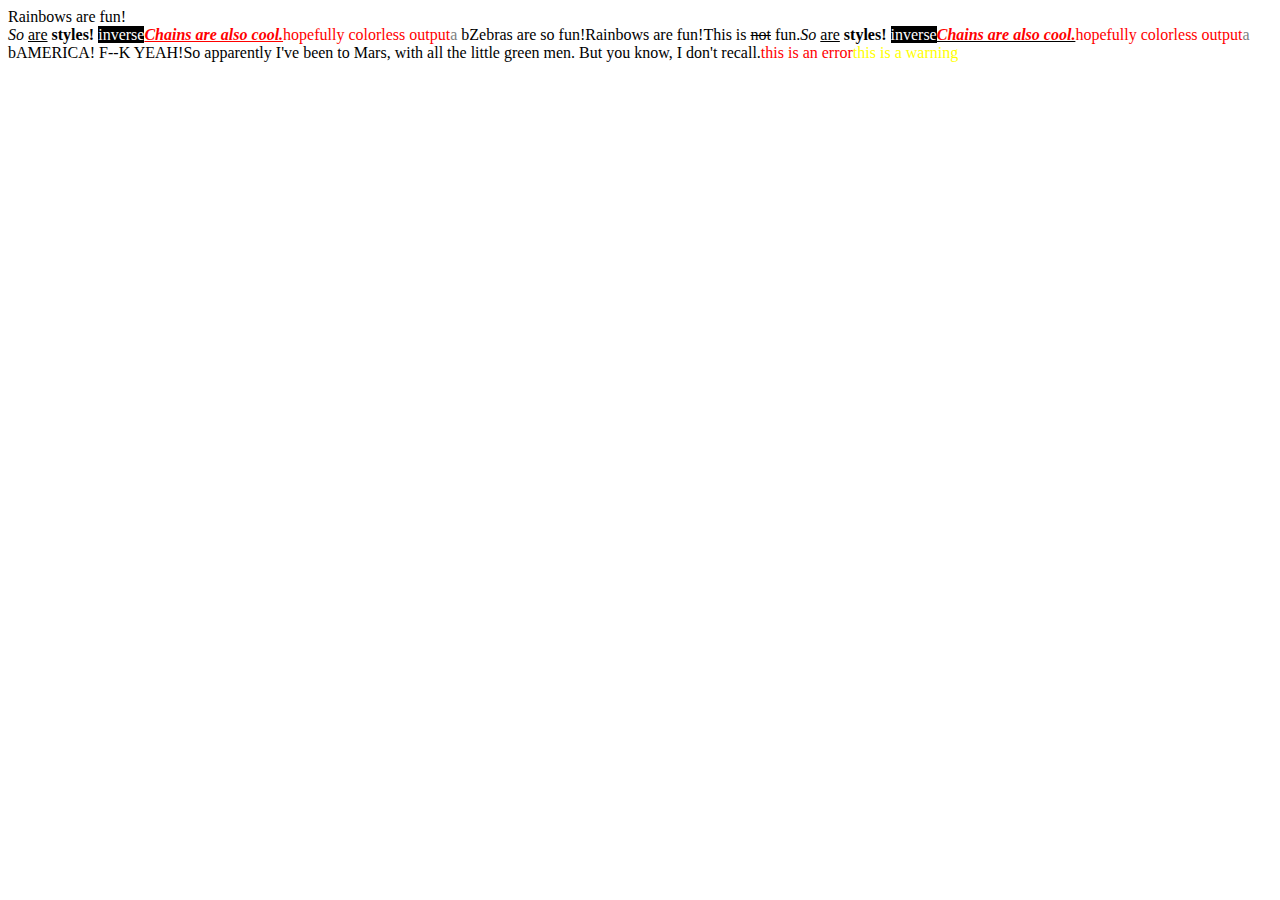
<file: node_modules/grunt/node_modules/colors/example.html>
<!DOCTYPE HTML>
<html lang="en-us">
  <head>
    <meta http-equiv="Content-type" content="text/html; charset=utf-8">
    <title>Colors Example</title>
    <script src="colors.js"></script>
  </head>
  <body>
    <script>

    var test = colors.red("hopefully colorless output");

    document.write('Rainbows are fun!'.rainbow + '<br/>');
    document.write('So '.italic + 'are'.underline + ' styles! '.bold + 'inverse'.inverse); // styles not widely supported
    document.write('Chains are also cool.'.bold.italic.underline.red); // styles not widely supported
    //document.write('zalgo time!'.zalgo);
    document.write(test.stripColors);
    document.write("a".grey + " b".black);

    document.write("Zebras are so fun!".zebra);

    document.write(colors.rainbow('Rainbows are fun!'));
    document.write("This is " + "not".strikethrough + " fun.");

    document.write(colors.italic('So ') + colors.underline('are') + colors.bold(' styles! ') + colors.inverse('inverse')); // styles not widely supported
    document.write(colors.bold(colors.italic(colors.underline(colors.red('Chains are also cool.'))))); // styles not widely supported
    //document.write(colors.zalgo('zalgo time!'));
    document.write(colors.stripColors(test));
    document.write(colors.grey("a") + colors.black(" b"));

    colors.addSequencer("america", function(letter, i, exploded) {
      if(letter === " ") return letter;
      switch(i%3) {
        case 0: return letter.red;
        case 1: return letter.white;
        case 2: return letter.blue;
      }
    });

    colors.addSequencer("random", (function() {
      var available = ['bold', 'underline', 'italic', 'inverse', 'grey', 'yellow', 'red', 'green', 'blue', 'white', 'cyan', 'magenta'];

      return function(letter, i, exploded) {
        return letter === " " ? letter : letter[available[Math.round(Math.random() * (available.length - 1))]];
      };
    })());

    document.write("AMERICA! F--K YEAH!".america);
    document.write("So apparently I've been to Mars, with all the little green men. But you know, I don't recall.".random);

    //
    // Custom themes
    //

    colors.setTheme({
      silly: 'rainbow',
      input: 'grey',
      verbose: 'cyan',
      prompt: 'grey',
      info: 'green',
      data: 'grey',
      help: 'cyan',
      warn: 'yellow',
      debug: 'blue',
      error: 'red'
    });

    // outputs red text
    document.write("this is an error".error);

    // outputs yellow text
    document.write("this is a warning".warn);

    </script>
  </body>
</html>
</file>
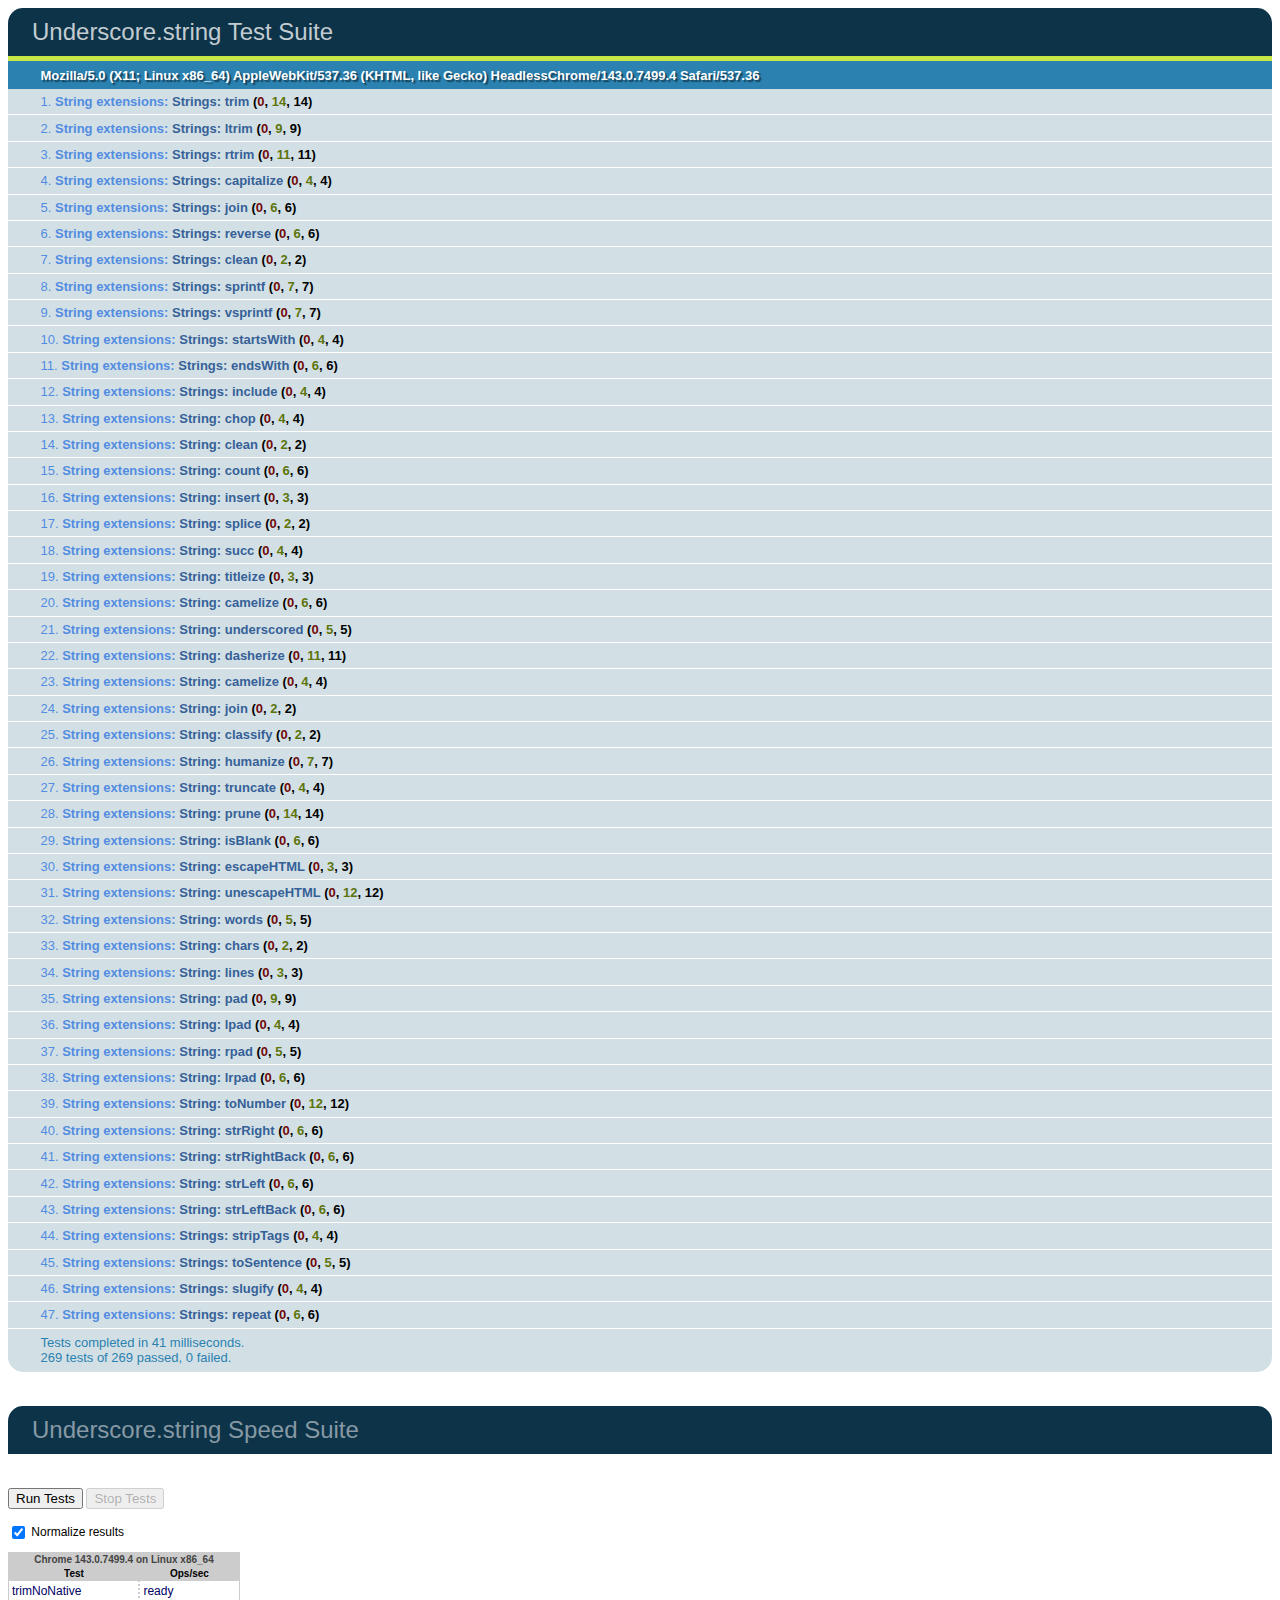
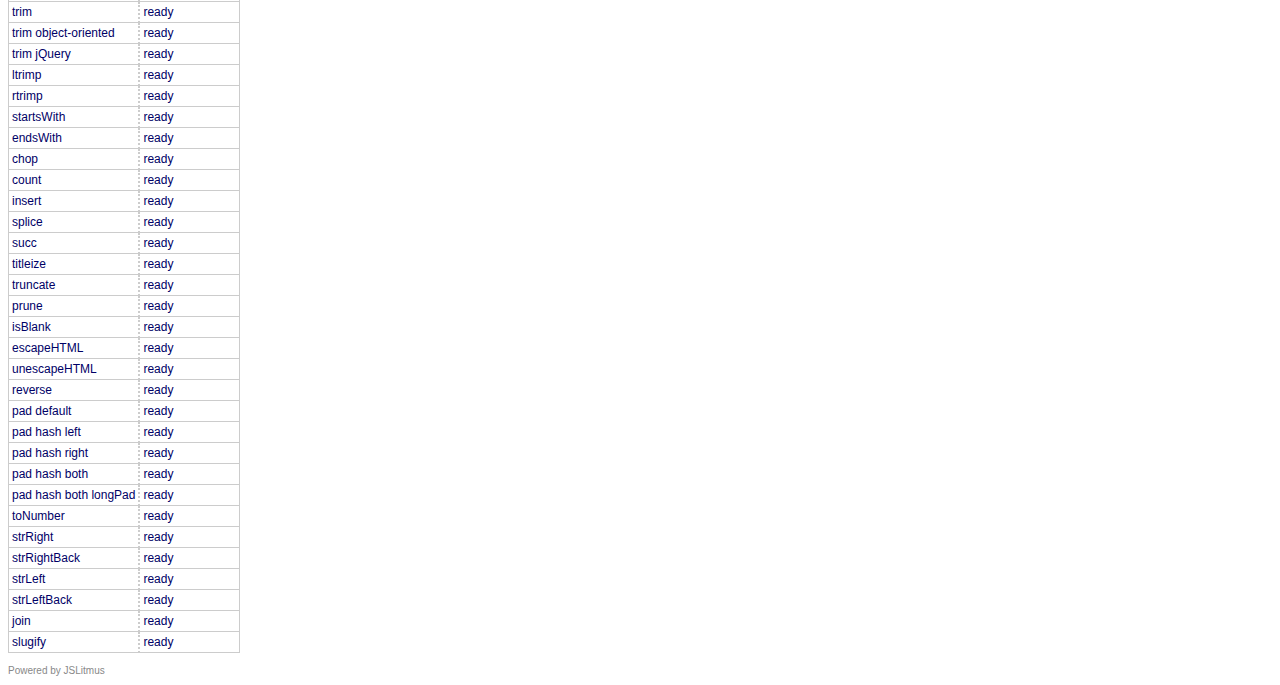
<file: node_modules/grunt/node_modules/underscore.string/test/test.html>
<!DOCTYPE HTML>
<html>
<head>
  <meta charset="utf-8">
  <title>Underscore.strings Test Suite</title>
  <link rel="stylesheet" href="test_underscore/vendor/qunit.css" type="text/css" media="screen" />
  <script type="text/javascript" src="test_underscore/vendor/jquery.js"></script>
  <script type="text/javascript" src="test_underscore/vendor/qunit.js"></script>
  <script type="text/javascript" src="test_underscore/vendor/jslitmus.js"></script>
  <script type="text/javascript" src="underscore.js"></script>
  <script type="text/javascript" src="../lib/underscore.string.js"></script>
  <script type="text/javascript" src="strings.js"></script>
  <script type="text/javascript" src="speed.js"></script>
</head>
<body>
  <h1 id="qunit-header">Underscore.string Test Suite</h1>
  <h2 id="qunit-banner"></h2>
  <h2 id="qunit-userAgent"></h2>
  <ol id="qunit-tests"></ol>
  <br />
  <h1 class="qunit-header">Underscore.string Speed Suite</h1>
  <!-- <h2 class="qunit-userAgent">
    A representative sample of the functions are benchmarked here, to provide
    a sense of how fast they might run in different browsers.
    Each iteration runs on an array of 1000 elements.<br /><br />
    For example, the 'intersect' test measures the number of times you can
    find the intersection of two thousand-element arrays in one second.
  </h2> -->
  <br />
</body>
</html>
</file>
<file: css/estilo.css>
/*Box Sizing*/
* {
    box-sizing: border-box;
}

/*Box Model*/
.col-1 {width: 8.33%;}
.col-2 {width: 16.66%;}
.col-3 {width: 25%;}
.col-4 {width: 33.33%;}
.col-5 {width: 41.66%;}
.col-6 {width: 50%;}
.col-7 {width: 58.33%;}
.col-8 {width: 66.66%;}
.col-9 {width: 75%;}
.col-10 {width: 83.33%;}
.col-11 {width: 91.66%;}
.col-12 {width: 100%;}

/* Cabezera de la pagina */

#cabecera {
  background-color: #001C43;
  margin: 0px;
  overflow: hidden;
  display: flex;
  padding: 5px;
}

#cabecera h4 a{
  font-family: "Libre Baskerville";
}

body {
  position: relative;
  top: -20px;
  bottom: -20px;
  background-color: white;
  background-size:cover;
  height: 100%;
  background-color: rgb(205, 236, 244);
  font-family: "Times New Roman";
}

h1 {   
  color: black;
  font-family: "Libre Baskerville";
}

#cabecera h2 {
  margin-top: 20px;
  font-size: 100px;
  color: white;
  text-align: center;
  font-weight: bold;
  font-family: "Libre Baskerville";
  padding-left: 120px;
}

#cabecera img{
  width: 100%;
}

/* Barra de navegacion */ 

#menu{
  margin: 0;
  padding: 0;
  list-style: none;
}

nav#navegation-bar {
  background: linear-gradient(#001C43, #213D5F);
  text-align: center;
  border-bottom-style: solid;
  border-bottom-color: #001C43;
}

ul#menu {
  display: inline-block;
  width: 75%;
}

ul li.elemento-opcion {
  padding: 0;
  margin: 0;
  float: left;
  width: 20%;
  height: 40px;
  text-align: center;
  line-height: 40px;
  font-size: 20px;
}

ul li.elemento-opcion a {
  text-decoration: none;
  color: white;
  display: block;
  opacity: 0.85;
  font-size: 1.065em;   
}

ul li.elemento-opcion a:hover{
  text-decoration: none;
  color: white;
  opacity: 1;
  -webkit-stroke-width: 5.3px;
    -webkit-stroke-color: #FFFFFF;
    -webkit-fill-color: #FFFFFF;
    text-shadow: 1px 0px 20px white;
}

/* Barra para buscar */

#buscar {
  padding-top: 10px;
}

.form-group {
  margin-bottom: 0;
}

.search-form .form-group {
  float: right !important;
  transition: all 0.35s, border-radius 0s;
  width: 32px;
  height: 32px;
  background-color: #fff;
  box-shadow: 0 1px 1px rgba(0, 0, 0, 0.075) inset;
  border-radius: 25px;
  border: 1px solid #ccc;
}
.search-form .form-group input.form-control {
  padding-right: 20px;
  border: 0 none;
  background: transparent;
  box-shadow: none;
  display:block;
}
.search-form .form-group input.form-control::-webkit-input-placeholder {
  display: none;
}
.search-form .form-group input.form-control:-moz-placeholder {
  /* Firefox 18- */
  display: none;
}
.search-form .form-group input.form-control::-moz-placeholder {
  /* Firefox 19+ */
  display: none;
}
.search-form .form-group input.form-control:-ms-input-placeholder {
  display: none;
}
.search-form .form-group:hover,
.search-form .form-group.hover {
  width: 100%;
  border-radius: 25px;
}
.search-form .form-group span.form-control-feedback {
  position: absolute;
  top: -1px;
  right: -2px;
  z-index: 2;
  display: block;
  width: 34px;
  height: 34px;
  line-height: 34px;
  text-align: center;
  color: #3596e0;
  left: initial;
  font-size: 14px;
}

/* Opciones del header */

#header-opts h4 {
  padding-top: 5px;
  color: white;
}

#header-opts {
  display: flex;
}

#header-opts h4 {
  padding-left: 15px;
}

#header-opts a {
  color: white;
  font-family: "Verdana";
  font-size: 0.8em;
}

#header-opts a:hover {
  text-decoration: none;
  -webkit-stroke-width: 5.3px;
    -webkit-stroke-color: #FFFFFF;
    -webkit-fill-color: #FFFFFF;
    text-shadow: 1px 0px 20px white;
}

/* Navegación responsive */

#ino-header nav.arduino-nav.search-open #searchform {
  background-color: #006d70;
  background-position: 8px 2px;
  position: relative;
  top: -7px;
  width: 290px;

}

nav.responsive-nav{
  display: none;
}

/* Footer */
footer {
  background-color: #001C43;
  color: #7bdef7;
  padding: 1.5em;
  text-align: center;
}

@media only screen and (max-width : 480px) {
  span.logo, form#cse-search-box,form#searchform, nav#navegation-bar, div#cabecera{
    display: none;
  }

  nav#navegation-bar{
    display: none;
  }

  nav.responsive-nav{
    display: initial;
    background: linear-gradient(#001C43, #213D5F);
    border-bottom-style: solid;
    border-bottom-color: #001C43;
    color: white;
    
  }

  nav.responsive-nav ul.nav, button.navbar-toogle{
    background: linear-gradient(#001C43, #213D5F);
    border-bottom-style: solid;
    border-bottom-color: #001C43;
    
  }

  div#navbar ul li{
    color: white;
  }

  div#navbar ul li a, div.navbar-header a.navbar-brand{
    color: white;
  }

  a.navbar-brand{
    color: white;
  }

  body {
    top: 20px;
  }
}
</file>
<file: css/index.css>
/* Clase categorias */

.icon {
  float: left;
  padding-right: 12px;
}

#categoria {
  margin: 0 auto;
  overflow: hidden;
  background-color: white;
  padding-bottom: 3em;
}

.categoria-heading {
  font-weight: bold;
	padding-left: 1.900em;
	padding-top: 2em;
	padding-bottom: 0.2em;
  color: #001C43;
  display: flex;
  margin: 0;
  font-size: 25px;
}

/* Clases foro */

.foro{
  border-top: 1px solid rgba(255,255,255,.15);
  display: flex;
  flex-wrap: wrap;
  padding-left: 1.875em;
  padding-right: 1.875em;
  width: calc((100&/2)- 1.25em);
  display: flex;
  flex-wrap: wrap;
}

.foro-description {
  font-size: 1.2em;
  line-height: 1.25;
  margin: .25em 0 0;
  max-height: 3.515625em;
  overflow: hidden;
  padding: 0;
}

.foro-details {
  overflow: hidden;
}

.foro-heading {
  font-family: "Libre Baskerville";
  font-size: 1.2625em;
  font-weight: 100;
  font-weight: bold;
  line-height: 1.25;
  margin: 0;
  padding: 0;
  width: 100%;
  text-decoration: none;
}

.foro-contenido{
  display: flex;
  flex-direction: row;
  padding: 1.160em;
  margin: 1.25em 1em 1.25em;    
  box-shadow: 0 0 0 1px #563737;
  border-width: 1px;
  color: #001C43;
  border-radius: 4px;
  width: 45%;
}

.foro-contenido:hover {
  text-decoration: none;
  background-color: #CDECF4;
}

.foro-contenido:hover .icon {
  -webkit-stroke-width: 5.3px;
    -webkit-stroke-color: #FFFFFF;
    -webkit-fill-color: #FFFFFF;
    text-shadow: 1px 0px 20px white;
}

@media only screen and (max-width : 480px) {

  .foro-contenido{
    width: 90%;
    margin-left: 0;
    margin-right: 0;
  }

  #categoria {
    width: 90%;
  }
}
</file>
<file: node_modules/grunt-contrib-watch/node_modules/tiny-lr/node_modules/qs/test/browser/mocha.css>
body {
  font: 20px/1.5 "Helvetica Neue", Helvetica, Arial, sans-serif;
  padding: 60px 50px;
}

#mocha h1, h2 {
  margin: 0;
}

#mocha h1 {
  margin-top: 15px;
  font-size: 1em;
  font-weight: 200;
}

#mocha .suite .suite h1 {
  margin-top: 0;
  font-size: .8em;
}

#mocha h2 {
  font-size: 12px;
  font-weight: normal;
  cursor: pointer;
}

#mocha .suite {
  margin-left: 15px;
}

#mocha .test {
  margin-left: 15px;
}

#mocha .test:hover h2::after {
  position: relative;
  top: 0;
  right: -10px;
  content: '(view source)';
  font-size: 12px;
  font-family: arial;
  color: #888;
}

#mocha .test.pending:hover h2::after {
  content: '(pending)';
  font-family: arial;
}

#mocha .test.pass.medium .duration {
  background: #C09853;
}

#mocha .test.pass.slow .duration {
  background: #B94A48;
}

#mocha .test.pass::before {
  content: '✓';
  font-size: 12px;
  display: block;
  float: left;
  margin-right: 5px;
}

#mocha .test.pass .duration {
  font-size: 9px;
  margin-left: 5px;
  padding: 2px 5px;
  color: white;
  -webkit-box-shadow: inset 0 1px 1px rgba(0,0,0,.2);
  -moz-box-shadow: inset 0 1px 1px rgba(0,0,0,.2);
  box-shadow: inset 0 1px 1px rgba(0,0,0,.2);
  -webkit-border-radius: 5px;
  -moz-border-radius: 5px;
  -ms-border-radius: 5px;
  -o-border-radius: 5px;
  border-radius: 5px;
}

#mocha .test.pass.fast .duration {
  display: none;
}

#mocha .test.pending {
  color: #0b97c4;
}

#mocha .test.pending::before {
  content: '◦';
  color: #0b97c4;
}

#mocha .test.fail {
  color: #c00;
}

#mocha .test.fail pre {
  color: black;
}

#mocha .test.fail::before {
  content: '✖';
  font-size: 12px;
  display: block;
  float: left;
  margin-right: 5px;
  color: #c00;
}

#mocha .test pre.error {
  color: #c00;
}

#mocha .test pre {
  display: inline-block;
  font: 12px/1.5 monaco, monospace;
  margin: 5px;
  padding: 15px;
  border: 1px solid #eee;
  border-bottom-color: #ddd;
  -webkit-border-radius: 3px;
  -webkit-box-shadow: 0 1px 3px #eee;
}

#error {
  color: #c00;
  font-size: 1.5  em;
  font-weight: 100;
  letter-spacing: 1px;
}

#stats {
  position: fixed;
  top: 15px;
  right: 10px;
  font-size: 12px;
  margin: 0;
  color: #888;
}

#stats .progress {
  float: right;
  padding-top: 0;
}

#stats em {
  color: black;
}

#stats li {
  display: inline-block;
  margin: 0 5px;
  list-style: none;
  padding-top: 11px;
}

code .comment { color: #ddd }
code .init { color: #2F6FAD }
code .string { color: #5890AD }
code .keyword { color: #8A6343 }
code .number { color: #2F6FAD }
</file>
<file: css/acercaDe.css>
/* Clase categorias */

#categoria {
	margin: 0 auto;
	overflow: hidden;
	background-color: white;
	padding: 0px;
}

*{
	font-family: "Libre Baskerville";
}
.categoria-heading {
	padding-left: 1.900em;
	padding-top: 0.2em;
	padding-bottom: 0.2em;
	color: #213D5F;
	display: flex;
	margin: 0;
	font-size: 25px;
	font-weight: bold;
}

/*Acerca de cards*/

img.card{
	float: none;
	height: 100%;
	width: 40%;
}

div#enlace-repositorio{
	text-align: center;
	margin: 5%;
}

.categoria-heading {
	margin-top: 1.5em;
}

.thumbnail{
	margin: 10% 5%;
}

.tarjeta{
  display: flex;
  flex-direction: row;
  margin: 1.25em 1em 1.25em;    
  box-shadow: 0 0 0 1px #563737;
  border-width: 1px;
  color: #001C43;
  border-radius: 4px;
}

.bar {
  fill: steelblue;
}

.bar:hover {
  fill: brown;
}

.axis--x path {
  display: none;
}

@media only screen and (max-width : 480px) {

  img.card{
  	display: none;
  }

  #categoria {
  	width: 90%;
  }

}
</file>
<file: css/anuncios.css>
/* Anuncios */

.icon {
	padding-right: 3px;
}

.post {
	color: #001C43;
}

.post:hover {
	text-decoration: none;
}

.post-item:hover {
	background-color: #CDECF4;
}

.post-info {
	display: inline-block;
	width: 12%;
	text-align: center;
}

.anuncios {
	width: 96.5%;
	padding-top: 2em;
}

#categoria h2 {
  color: #001C43;
}

#categoria{
  margin: 0 auto;
  overflow: hidden;
  background-color: white;
}

div.responsive-nav{
    display: none;
}

#paginas {
	text-align: right;
}

@media only screen and (max-width : 480px) {
	.fecha, .user {
		display: none;
	}

	#categoria {
		width: 90%;
	}
}
</file>
<file: css/hilo.css>
/* hilo */
#hilo {
  margin: 0 auto;
}

#paginas {
  text-align: right;
}

/* Posts */

#op-post h3 {
  background-color: #001C43;
  color: white;
  padding: 5px;
}

#op-post {
  background-color: white;
  padding-bottom: 15px;
  margin: 3px auto;
}

#op {
  margin: 3px auto;
  display: flex;
}

.poster {
  width: 15%;
}

.post-area {
  overflow: hidden;
  flex-grow: 1;
}

.poster-info img {
  width: 85%;
}

.opciones a {
  padding-left: 5px;
}

.rep div[class="poster"] {
  padding: 5px;
}

/* respuestas */

.rep {
  padding-left: 35px;
  background-color: #E3F7FC;
  margin: 3px auto;
  display: flex;
}

.rep .poster-info img {
  width: 73%;
}

.rep-container {
  padding-left: 35px;
  background-color: #E3F7FC;
  margin: 3px auto;
}

/* final del hilo */
#hilo-footer {
  margin: 0 auto;
}

#resp-box {
  display: none;
  margin-bottom: 1em;
}

textarea {
  margin-bottom: 1em;
}

@media only screen and (max-width : 480px) {
  #hilo {
    width: 90%;
  }

  .rep div[class="poster"] {
    padding: 2px 0px 0px;
  }

  .poster {
    border-bottom: solid;
    width: 100%;
  }

  .poster-info > img {
    display: none;
  }

  .rep, #op {
    flex-direction: column;
  }

  #hilo-footer {
    width: 90%;
  }

}
</file>
<file: node_modules/grunt/node_modules/underscore.string/test/test_underscore/vendor/qunit.css>
/** Font Family and Sizes */

#qunit-tests, #qunit-header, .qunit-header, #qunit-banner, #qunit-testrunner-toolbar, #qunit-userAgent, #qunit-testresult {
	font-family: "Helvetica Neue Light", "HelveticaNeue-Light", "Helvetica Neue", Calibri, Helvetica, Arial;
}

#qunit-testrunner-toolbar, #qunit-userAgent, #qunit-testresult, #qunit-tests li { font-size: small; }
#qunit-tests { font-size: smaller; }


/** Resets */

#qunit-tests, #qunit-tests ol, #qunit-header, #qunit-banner, #qunit-userAgent, #qunit-testresult {
	margin: 0;
	padding: 0;
}


/** Header */

#qunit-header, .qunit-header {
	padding: 0.5em 0 0.5em 1em;

	color: #8699a4;
	background-color: #0d3349;

	font-size: 1.5em;
	line-height: 1em;
	font-weight: normal;

	border-radius: 15px 15px 0 0;
	-moz-border-radius: 15px 15px 0 0;
	-webkit-border-top-right-radius: 15px;
	-webkit-border-top-left-radius: 15px;
}

#qunit-header a {
	text-decoration: none;
	color: #c2ccd1;
}

#qunit-header a:hover,
#qunit-header a:focus {
	color: #fff;
}

#qunit-banner {
	height: 5px;
}

#qunit-testrunner-toolbar {
	padding: 0em 0 0.5em 2em;
}

#qunit-userAgent {
	padding: 0.5em 0 0.5em 2.5em;
	background-color: #2b81af;
	color: #fff;
	text-shadow: rgba(0, 0, 0, 0.5) 2px 2px 1px;
}


/** Tests: Pass/Fail */

#qunit-tests {
	list-style-position: inside;
}

#qunit-tests li {
	padding: 0.4em 0.5em 0.4em 2.5em;
	border-bottom: 1px solid #fff;
	list-style-position: inside;
}

#qunit-tests li strong {
	cursor: pointer;
}

#qunit-tests ol {
	margin-top: 0.5em;
	padding: 0.5em;

	background-color: #fff;

	border-radius: 15px;
	-moz-border-radius: 15px;
	-webkit-border-radius: 15px;

	box-shadow: inset 0px 2px 13px #999;
	-moz-box-shadow: inset 0px 2px 13px #999;
	-webkit-box-shadow: inset 0px 2px 13px #999;
}

#qunit-tests table {
	border-collapse: collapse;
	margin-top: .2em;
}

#qunit-tests th {
	text-align: right;
	vertical-align: top;
	padding: 0 .5em 0 0;
}

#qunit-tests td {
	vertical-align: top;
}

#qunit-tests pre {
	margin: 0;
	white-space: pre-wrap;
	word-wrap: break-word;
}

#qunit-tests del {
	background-color: #e0f2be;
	color: #374e0c;
	text-decoration: none;
}

#qunit-tests ins {
	background-color: #ffcaca;
	color: #500;
	text-decoration: none;
}

/*** Test Counts */

#qunit-tests b.counts                       { color: black; }
#qunit-tests b.passed                       { color: #5E740B; }
#qunit-tests b.failed                       { color: #710909; }

#qunit-tests li li {
	margin: 0.5em;
	padding: 0.4em 0.5em 0.4em 0.5em;
	background-color: #fff;
	border-bottom: none;
	list-style-position: inside;
}

/*** Passing Styles */

#qunit-tests li li.pass {
	color: #5E740B;
	background-color: #fff;
	border-left: 26px solid #C6E746;
}

#qunit-tests .pass                          { color: #528CE0; background-color: #D2E0E6; }
#qunit-tests .pass .test-name               { color: #366097; }

#qunit-tests .pass .test-actual,
#qunit-tests .pass .test-expected           { color: #999999; }

#qunit-banner.qunit-pass                    { background-color: #C6E746; }

/*** Failing Styles */

#qunit-tests li li.fail {
	color: #710909;
	background-color: #fff;
	border-left: 26px solid #EE5757;
}

#qunit-tests .fail                          { color: #000000; background-color: #EE5757; }
#qunit-tests .fail .test-name,
#qunit-tests .fail .module-name             { color: #000000; }

#qunit-tests .fail .test-actual             { color: #EE5757; }
#qunit-tests .fail .test-expected           { color: green;   }

#qunit-banner.qunit-fail,
#qunit-testrunner-toolbar                   { background-color: #EE5757; }


/** Footer */

#qunit-testresult {
	padding: 0.5em 0.5em 0.5em 2.5em;

	color: #2b81af;
	background-color: #D2E0E6;

	border-radius: 0 0 15px 15px;
	-moz-border-radius: 0 0 15px 15px;
	-webkit-border-bottom-right-radius: 15px;
	-webkit-border-bottom-left-radius: 15px;
}

/** Fixture */

#qunit-fixture {
	position: absolute;
	top: -10000px;
	left: -10000px;
}
</file>
<file: css/timeline.css>
@font-face {
	font-family: 'fontawesome-selected';
	src: url("font/fontawesome-selected.eot");
	src: 
	url("font/fontawesome-selected.eot?#iefix") format('embedded-opentype'), 
	url("font/fontawesome-selected.woff") format('woff'), 
	url("font/fontawesome-selected.ttf") format('truetype'), 
	url("font/fontawesome-selected.svg#fontawesome-selected") format('svg');
	font-weight: normal;
	font-style: normal;
}

.timeline {
	position: relative;
	list-style-type: none;
	padding: 30px 0 50px 0;
	font-family: 'Gorditas', Arial, sans-serif;
}

.timeline:before {
	content: '';
	position: absolute;
	width: 5px;
	height: 100%;
	top: 0;
	left: 165px;
	background: url([data-uri]);
}

.event {
	position: relative;
	margin-bottom: 80px;
	padding-right: 40px;
}

.thumb {
	position: absolute;
	width: 100px;
	height: 100px;
	box-shadow: 
		0 0 0 8px rgba(65,131,142,1), 
		0 1px 1px rgba(255,255,255,0.5);
	background-repeat: no-repeat;
	border-radius: 50%;
	-webkit-transform: scale(0.8) translateX(24px);
	-moz-transform: scale(0.8) translateX(24px);
	-o-transform: scale(0.8) translateX(24px);
	-ms-transform: scale(0.8) translateX(24px);
	transform: scale(0.8) translateX(24px);
}

.thumb:before {
	content: '';
	position: absolute;
	height: 8px;
	z-index: -1;
	background: transparent url([data-uri]);
	width: 51px;
	top: 42px;
	left: 100%;
	margin-left: 8px;
}

.thumb span {
	color: #41838e; 
	width: 100%;
	text-align: center;
	font-weight: 700;
	font-size: 15px;
	text-transform: uppercase;
	position: absolute;
	bottom: -30px;
}

.user-1 {
	background-image: url(../img/time/2015.jpg);
}

.user-2 {
	background-image: url(../img/time/2014.jpg);
}

.user-3 {
	background-image: url(../img/time/2009.jpg);
}

.user-4 {
	background-image: url(../img/time/2007.jpg);
}

.user-5 {
	background-image: url(../img/time/2000.jpg);
}

.user-6 {
	background-image: url(../img/time/1991.jpg);
}

.user-7 {
	background-image: url(../img/time/1990.jpg);
}

.user-8 {
	background-image: url(../img/time/1983.jpg);
}

/* Transparent Checkbox/radio hack: leave the checkbox on top, hide it with opacity 0 */

.event label,
.event input[type="radio"] {
	width: 24px;
	height: 24px;
	left: 158px;
	top: 36px;
	position: absolute;
	display: block;
}

.event input[type="radio"] {
	opacity: 0;
	z-index: 10;
	cursor: pointer;
}

.event label:after {
	font-family: 'fontawesome-selected';
	content: '\e702';
	background: #fff;
	border-radius: 50%;
	color: #41838E;
	font-size: 26px;
	height: 100%;
	width: 100%;
	left: -2px;
	top: -3px;
	line-height: 24px;
	position: absolute;
	text-align: center;
}

.content-perspective {
	margin-left: 230px;
	position: relative;

	-webkit-perspective: 600px;
	-moz-perspective: 600px;
	-o-perspective: 600px;
	-ms-perspective: 600px;
	perspective: 600px;
}

.content-perspective:before {
	content: '';
	width: 37px;
	left: -51px;
	top: 45px;
	position: absolute;
	height: 1px;
	z-index: -1;
	background: #fff;
}

.content {
	-webkit-transform: rotateY(10deg);
	-moz-transform: rotateY(10deg);
	-o-transform: rotateY(10deg);
	-ms-transform: rotateY(10deg);
	transform: rotateY(10deg);

	-webkit-transform-origin: 0 0;
	-moz-transform-origin: 0 0;
	-o-transform-origin: 0 0;
	-ms-transform-origin: 0 0;
	transform-origin: 0 0;

	-webkit-transform-style: preserve-3d;
	-moz-transform-style: preserve-3d;
	-ms-transform-style: preserve-3d;
	-o-transform-style: preserve-3d;
	transform-style: preserve-3d;
}

.content-inner {
	position: relative;
	padding: 20px;
	color: #333;
	border: none;
	border-left: 5px solid #41838e;
	box-shadow: 0 4px 6px rgba(0,0,0,0.1);
	background: #fff;
}

.content-inner h3 {
	font-size: 26px;
	padding: 5px 0 5px 0;
	color: #41838e;
}

.content-inner p {
	font-size: 18px;
	max-height: 0px;
	overflow: hidden;
	color: transparent;
	color: rgba(0,0,0,0);
	text-align: left;
}

.content-inner:before {
	font-family: 'fontawesome-selected';
	content: '\25c2';
	font-weight: normal;
	font-size: 54px;
	line-height: 54px;
	position: absolute;
	width: 30px;
	height: 30px;
	color: #41838e;
	left: -22px;
	top: 19px;
	z-index: -1;
}

/* Transitions */

.thumb,
.thumb span,
.content-inner h3 {
	-webkit-transition: all 0.6s ease-in-out 0.2s;
	-moz-transition: all 0.6s ease-in-out 0.2s;
	-o-transition: all 0.6s ease-in-out 0.2s;
	-ms-transition: all 0.6s ease-in-out 0.2s;
	transition: all 0.6s ease-in-out 0.2s;
}

.content-inner {
	-webkit-transition: box-shadow 0.8s linear 0.2s;
	-moz-transition: box-shadow 0.8s linear 0.2s;
	-o-transition: box-shadow 0.8s linear  0.2s;
	-ms-transition: box-shadow 0.8s linear 0.2s;
	transition: box-shadow 0.8s linear 0.2s;
}

.content {
	-webkit-transition: -webkit-transform 0.8s cubic-bezier(.59,1.45,.69,.98) 0.2s;
	-moz-transition: -moz-transform 0.8s cubic-bezier(.59,1.45,.69,.98) 0.2s;
	-o-transition: -o-transform 0.8s cubic-bezier(.59,1.45,.69,.98) 0.2s;
	-ms-transition: -ms-transform 0.8s cubic-bezier(.59,1.45,.69,.98) 0.2s;
	transition: transform 0.8s cubic-bezier(.59,1.45,.69,.98) 0.2s;
}

.content-inner p {
	-webkit-transition: max-height 0.5s linear, color 0.3s linear;
	-moz-transition: max-height 0.5s linear, color 0.3s linear;
	-o-transition: max-height 0.5s linear, color 0.3s linear;
	-ms-transition: max-height 0.5s linear, color 0.3s linear;
	transition: max-height 0.5s linear, color 0.3s linear;
}

/* Checked */

.event input[type="radio"]:checked + label:after {
	content: '\2714';
	color: #001C43;
	box-shadow: 0 0 0 5px rgba(255, 255, 255, 0.8);
}

.event input[type="radio"]:checked ~ .content-perspective:before {
	background: #001C43;
}

.event input[type="radio"]:checked ~ .content-perspective .content-inner h3 {
	color: #001C43;
}

.event input[type="radio"]:checked ~ .content-perspective .content {
	-webkit-transform: rotateY(-5deg);
	-moz-transform: rotateY(-5deg);
	-o-transform: rotateY(-5deg);
	-ms-transform: rotateY(-5deg);
	transform: rotateY(-5deg);
}

.event input[type="radio"]:checked ~ .content-perspective .content-inner {
	border-color: #001C43;
	box-shadow: 10px 0px 10px -6px rgba(0, 0, 0, 0.1);
}

.event input[type="radio"]:checked ~ .content-perspective .content-inner p {
	max-height: 260px; /* Add media queries */
	color: rgba(0,0,0,0.6);
	-webkit-transition-delay: 0s, 0.6s;
	-moz-transition-delay: 0s, 0.6s;
	-o-transition-delay: 0s, 0.6s;
	-ms-transition-delay: 0s, 0.6s;
	transition-delay: 0s, 0.6s;
}

.event input[type="radio"]:checked ~ .content-perspective .content-inner:before {
	color: #001C43;
}

.event input[type="radio"]:checked ~ .thumb {
	-webkit-transform: scale(1);
	-moz-transform: scale(1);
	-o-transform: scale(1);
	-ms-transform: scale(1);
	transform: scale(1);
	box-shadow: 
		0 0 0 8px rgb(0,28,67), 
		0 1px 1px rgba(255,255,255,0.5);
}

.event input[type="radio"]:checked ~ .thumb span {
	color: #001C43;
}

.event input[type="radio"]:checked ~ .thumb:before {
	color: #001C43;
}

.content-inner p,
.thumb span,
.event label {
	-webkit-backface-visibility: hidden;
}

@media screen and (max-width: 850px) { 
	.content-inner h3 {
		font-size: 20px;
	}

	.content-inner p {
		font-size: 14px;
		text-align: justify;
	}

	.event input[type="radio"]:checked ~ .content-perspective .content-inner p {
		max-height: 500px; 
	}
}

@media screen and (max-width: 540px) {
	.timeline::before {
		left: 50px;
	}

	.event { 
		padding-right: 0px;
		margin-bottom: 100px;
	}


	.thumb {
		-webkit-transform: scale(0.8);
		-moz-transform: scale(0.8);
		-o-transform: scale(0.8);
		-ms-transform: scale(0.8);
		transform: scale(0.8);
	}

	.event input[type="radio"] {
		width: 100px;
		height: 100px;
		left: 0px;
		top: 0px;
	}

	.thumb:before,
	.event input[type="radio"]:checked ~ .thumb:before {
		background: none;
		width: 0;
	}

	.event label {
		display: none;
	}

	.content-perspective {
		margin-left: 0px; 
		top: 80px;
	}

	.content-perspective:before {
		height: 0px; 
	}

	.content {
		-webkit-transform: rotateX(-10deg);
		-moz-transform: rotateX(-10deg);
		-o-transform: rotateX(-10deg);
		-ms-transform: rotateX(-10deg);
		transform: rotateX(-10deg);
	}

	.event input[type="radio"]:checked ~ .content-perspective .content {
		-webkit-transform: rotateX(10deg);
		-moz-transform: rotateX(10deg);
		-o-transform: rotateX(10deg);
		-ms-transform: rotateX(10deg);
		transform: rotateX(10deg);
	}

	.content-inner {
		border-left: none;
		border-top: 5px solid #41838e;
	}

	.event input[type="radio"]:checked ~ .content-perspective .content-inner {
		border-color:#001C43;
		box-shadow: 0 10px 10px -6px rgba(0, 0, 0, 0.1);
	}

	.content-inner:before {
		content: '\25b4';
		left: 33px;
		top: -32px;
	}

	.event input[type="radio"]:checked ~ .content-perspective .content-inner p {
		max-height: 300px; 
	}
}
</file>
